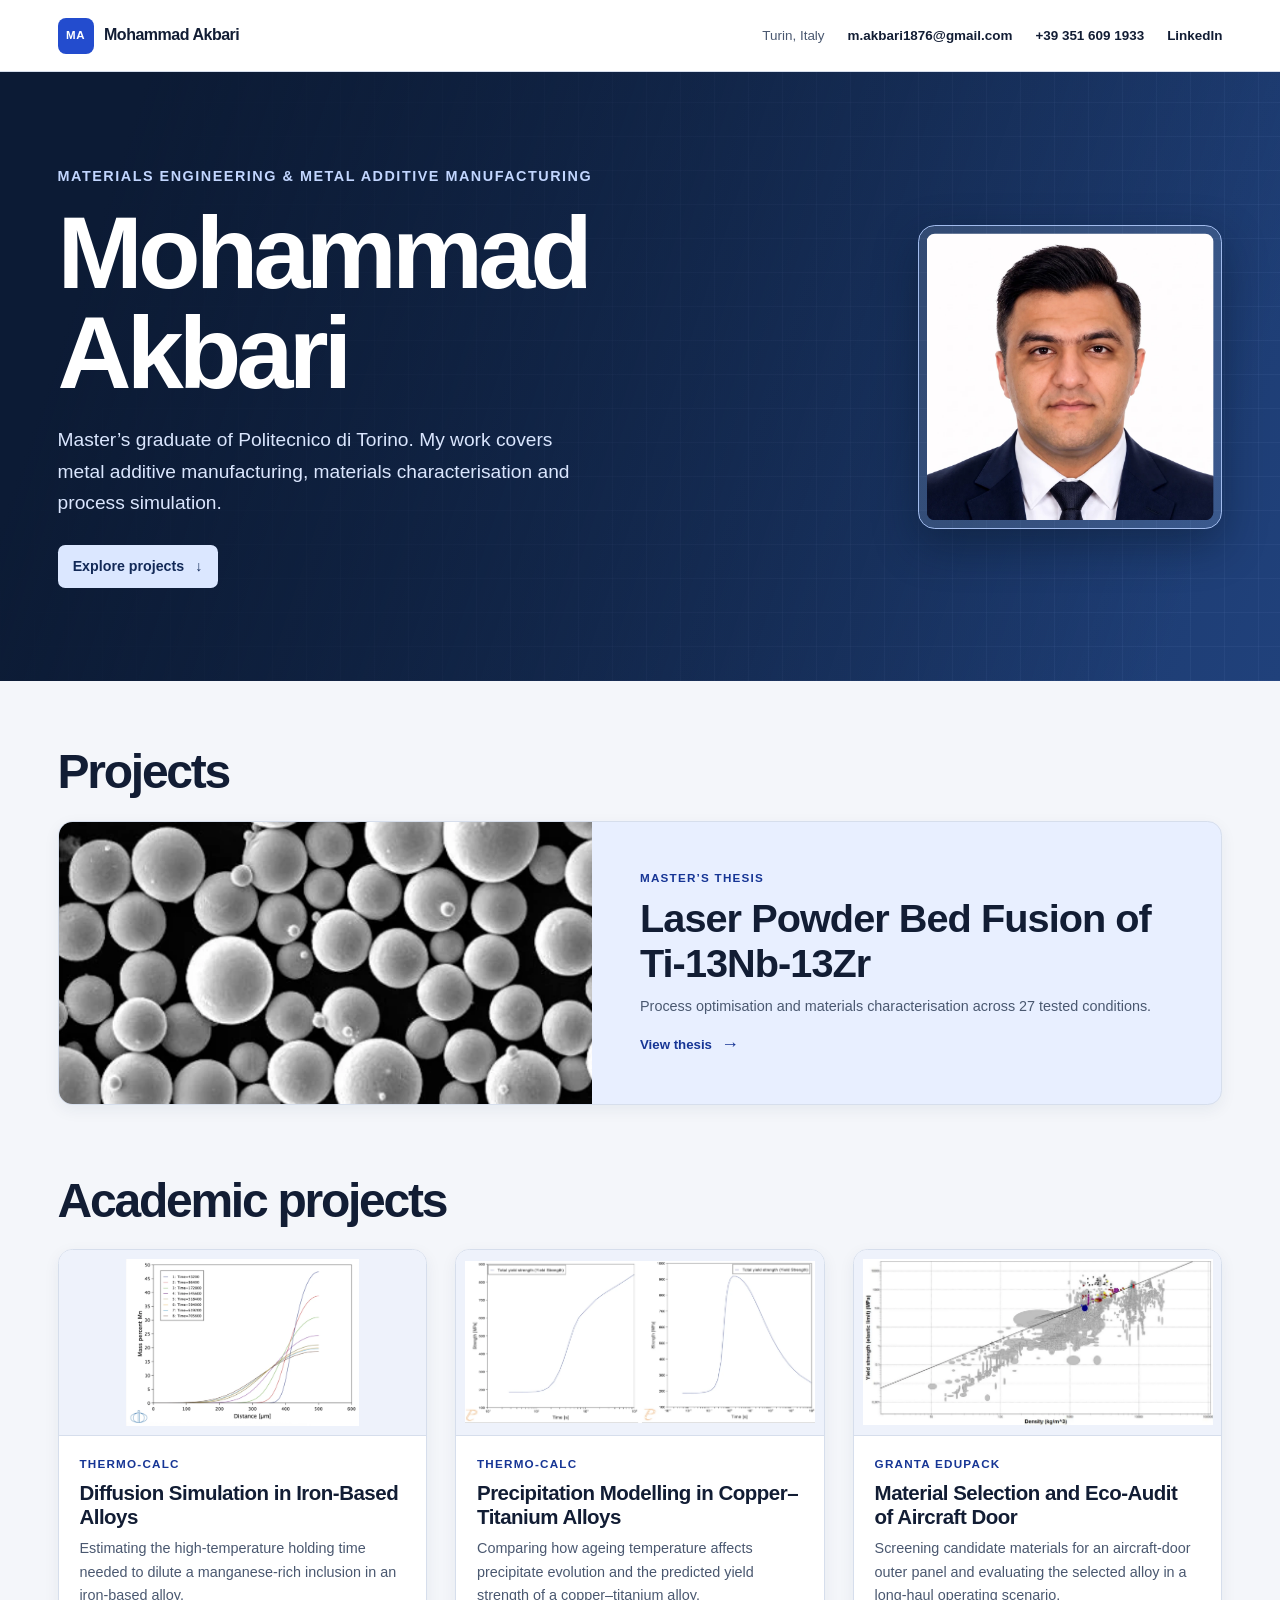
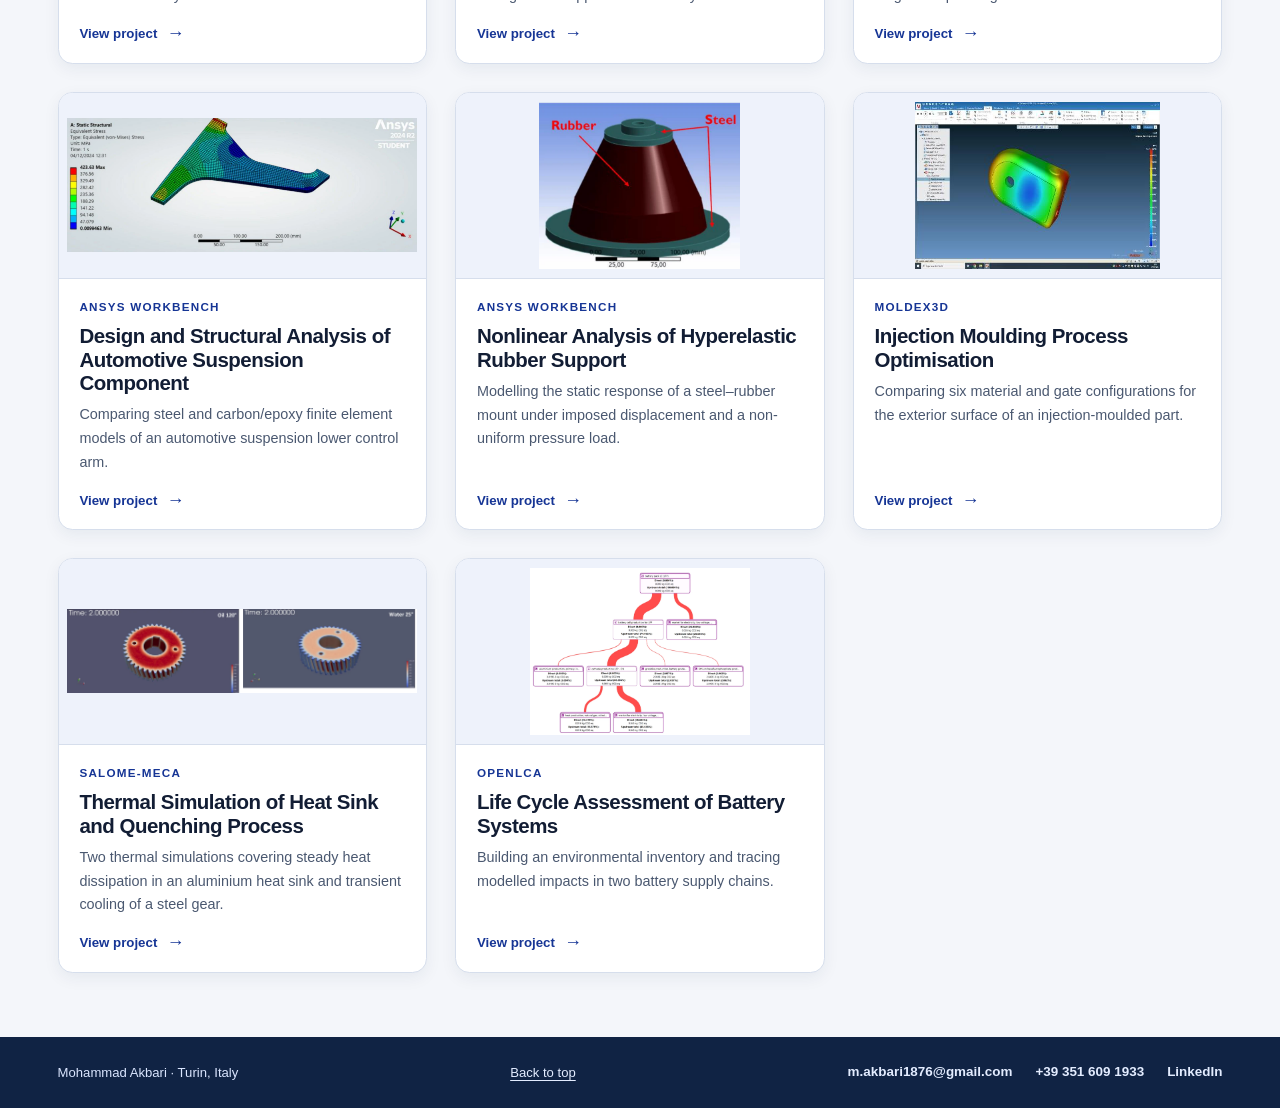
<file: index.html>
<!doctype html>
<html lang="en-GB">
<head>
  <meta charset="utf-8">
  <meta name="viewport" content="width=device-width, initial-scale=1">
  <meta name="description" content="Engineering thesis and coursework by Mohammad Akbari.">
  <title>Engineering Portfolio · Mohammad Akbari</title>
  <link rel="stylesheet" href="assets/site.css">
</head>
<body id="top">
  <a class="skip" href="#main">Skip to content</a>
  <header class="masthead">
    <div class="wrap">
      <a class="brand" href="index.html"><span class="initials" aria-hidden="true">MA</span>Mohammad Akbari</a>
      <nav class="header-links" aria-label="Portfolio navigation">
        <span>Turin, Italy</span><a href="mailto:m.akbari1876@gmail.com">m.akbari1876@gmail.com</a><a href="tel:+393516091933">+39 351 609 1933</a><a href="https://www.linkedin.com/in/makbari4">LinkedIn</a>
      </nav>
    </div>
  </header>
  <main class="wrap portfolio" id="main">
    <section class="hero portfolio-hero" aria-labelledby="intro-heading">
      <div class="wrap hero-inner"><div>
        <p class="hero-speciality">Materials Engineering &amp; Metal Additive Manufacturing</p>
        <h1 id="intro-heading">Mohammad Akbari</h1><p class="summary">Master’s graduate of Politecnico di Torino. My work covers metal additive manufacturing, materials characterisation and process simulation.</p>
        <nav class="contents" aria-label="On this page"><a href="#projects">Explore projects</a></nav>
      </div>
      <img class="portrait" src="assets/figures/portrait.webp" width="900" height="900" alt="Portrait of Mohammad Akbari" fetchpriority="high">
    </div></section>
    <section class="project-list" id="projects" aria-labelledby="projects-heading">
      <h2 id="projects-heading">Projects</h2>
      <a class="project-card featured" href="projects/laser-powder-bed-fusion.html">
        <img src="assets/figures/powder.webp" alt="Scanning electron micrograph of the titanium alloy powder" loading="lazy">
        <div class="card-copy">
          <p class="kicker">Master’s thesis</p>
          <h3>Laser Powder Bed Fusion of Ti-13Nb-13Zr</h3>
          <p>Process optimisation and materials characterisation across 27 tested conditions.</p>
        <span class="card-action" aria-hidden="true">View thesis<span class="card-arrow">→</span></span></div>
      </a>
      <h2 class="coursework-heading">Academic projects</h2>
      <div class="projects-grid">
        <a class="project-card" href="projects/diffusion-in-iron-alloys.html">
          <img src="assets/figures/diffusion-profiles.webp" alt="" loading="lazy">
          <div class="card-copy">
            <p class="kicker">Thermo-Calc</p>
            <h3>Diffusion Simulation in Iron-Based Alloys</h3>
            <p>Estimating the high-temperature holding time needed to dilute a manganese-rich inclusion in an iron-based alloy.</p>
          <span class="card-action" aria-hidden="true">View project<span class="card-arrow">→</span></span></div>
        </a>
        <a class="project-card" href="projects/precipitation-in-copper-titanium.html">
          <img src="assets/figures/precipitation-strength.webp" alt="" loading="lazy">
          <div class="card-copy">
            <p class="kicker">Thermo-Calc</p>
            <h3>Precipitation Modelling in Copper–Titanium Alloys</h3>
            <p>Comparing how ageing temperature affects precipitate evolution and the predicted yield strength of a copper–titanium alloy.</p>
          <span class="card-action" aria-hidden="true">View project<span class="card-arrow">→</span></span></div>
        </a>
        <a class="project-card" href="projects/aircraft-door-material-selection.html">
          <img src="assets/figures/aircraft-screening.webp" alt="" loading="lazy">
          <div class="card-copy">
            <p class="kicker">Granta EduPack</p>
            <h3>Material Selection and Eco-Audit of Aircraft Door</h3>
            <p>Screening candidate materials for an aircraft-door outer panel and evaluating the selected alloy in a long-haul operating scenario.</p>
          <span class="card-action" aria-hidden="true">View project<span class="card-arrow">→</span></span></div>
        </a>
        <a class="project-card" href="projects/automotive-suspension-analysis.html">
          <img src="assets/figures/suspension-stress.webp" alt="" loading="lazy">
          <div class="card-copy">
            <p class="kicker">ANSYS Workbench</p>
            <h3>Design and Structural Analysis of Automotive Suspension Component</h3>
            <p>Comparing steel and carbon/epoxy finite element models of an automotive suspension lower control arm.</p>
          <span class="card-action" aria-hidden="true">View project<span class="card-arrow">→</span></span></div>
        </a>
        <a class="project-card" href="projects/hyperelastic-rubber-support.html">
          <img src="assets/figures/rubber-components.webp" alt="" loading="lazy">
          <div class="card-copy">
            <p class="kicker">ANSYS Workbench</p>
            <h3>Nonlinear Analysis of Hyperelastic Rubber Support</h3>
            <p>Modelling the static response of a steel–rubber mount under imposed displacement and a non-uniform pressure load.</p>
          <span class="card-action" aria-hidden="true">View project<span class="card-arrow">→</span></span></div>
        </a>
        <a class="project-card" href="projects/injection-moulding-optimisation.html">
          <img src="assets/figures/moulding-contour.webp" alt="" loading="lazy">
          <div class="card-copy">
            <p class="kicker">Moldex3D</p>
            <h3>Injection Moulding Process Optimisation</h3>
            <p>Comparing six material and gate configurations for the exterior surface of an injection-moulded part.</p>
          <span class="card-action" aria-hidden="true">View project<span class="card-arrow">→</span></span></div>
        </a>
        <a class="project-card" href="projects/heat-sink-and-gear-quenching.html">
          <img src="assets/figures/gear-two-media.webp" alt="" loading="lazy">
          <div class="card-copy">
            <p class="kicker">Salome-Meca</p>
            <h3>Thermal Simulation of Heat Sink and Quenching Process</h3>
            <p>Two thermal simulations covering steady heat dissipation in an aluminium heat sink and transient cooling of a steel gear.</p>
          <span class="card-action" aria-hidden="true">View project<span class="card-arrow">→</span></span></div>
        </a>
        <a class="project-card" href="projects/battery-life-cycle-assessment.html">
          <img src="assets/figures/battery-contributions.webp" alt="" loading="lazy">
          <div class="card-copy">
            <p class="kicker">openLCA</p>
            <h3>Life Cycle Assessment of Battery Systems</h3>
            <p>Building an environmental inventory and tracing modelled impacts in two battery supply chains.</p>
          <span class="card-action" aria-hidden="true">View project<span class="card-arrow">→</span></span></div>
        </a>
      </div>
    </section>
  </main>
  <footer class="page-footer"><div class="wrap"><p>Mohammad Akbari · Turin, Italy</p><a href="#top">Back to top</a><div class="footer-contact"><a href="mailto:m.akbari1876@gmail.com" class="footer-link">m.akbari1876@gmail.com</a><a href="tel:+393516091933" class="footer-link">+39 351 609 1933</a><a href="https://www.linkedin.com/in/makbari4" class="footer-link">LinkedIn</a></div></div></footer>
</body>
</html>
</file>
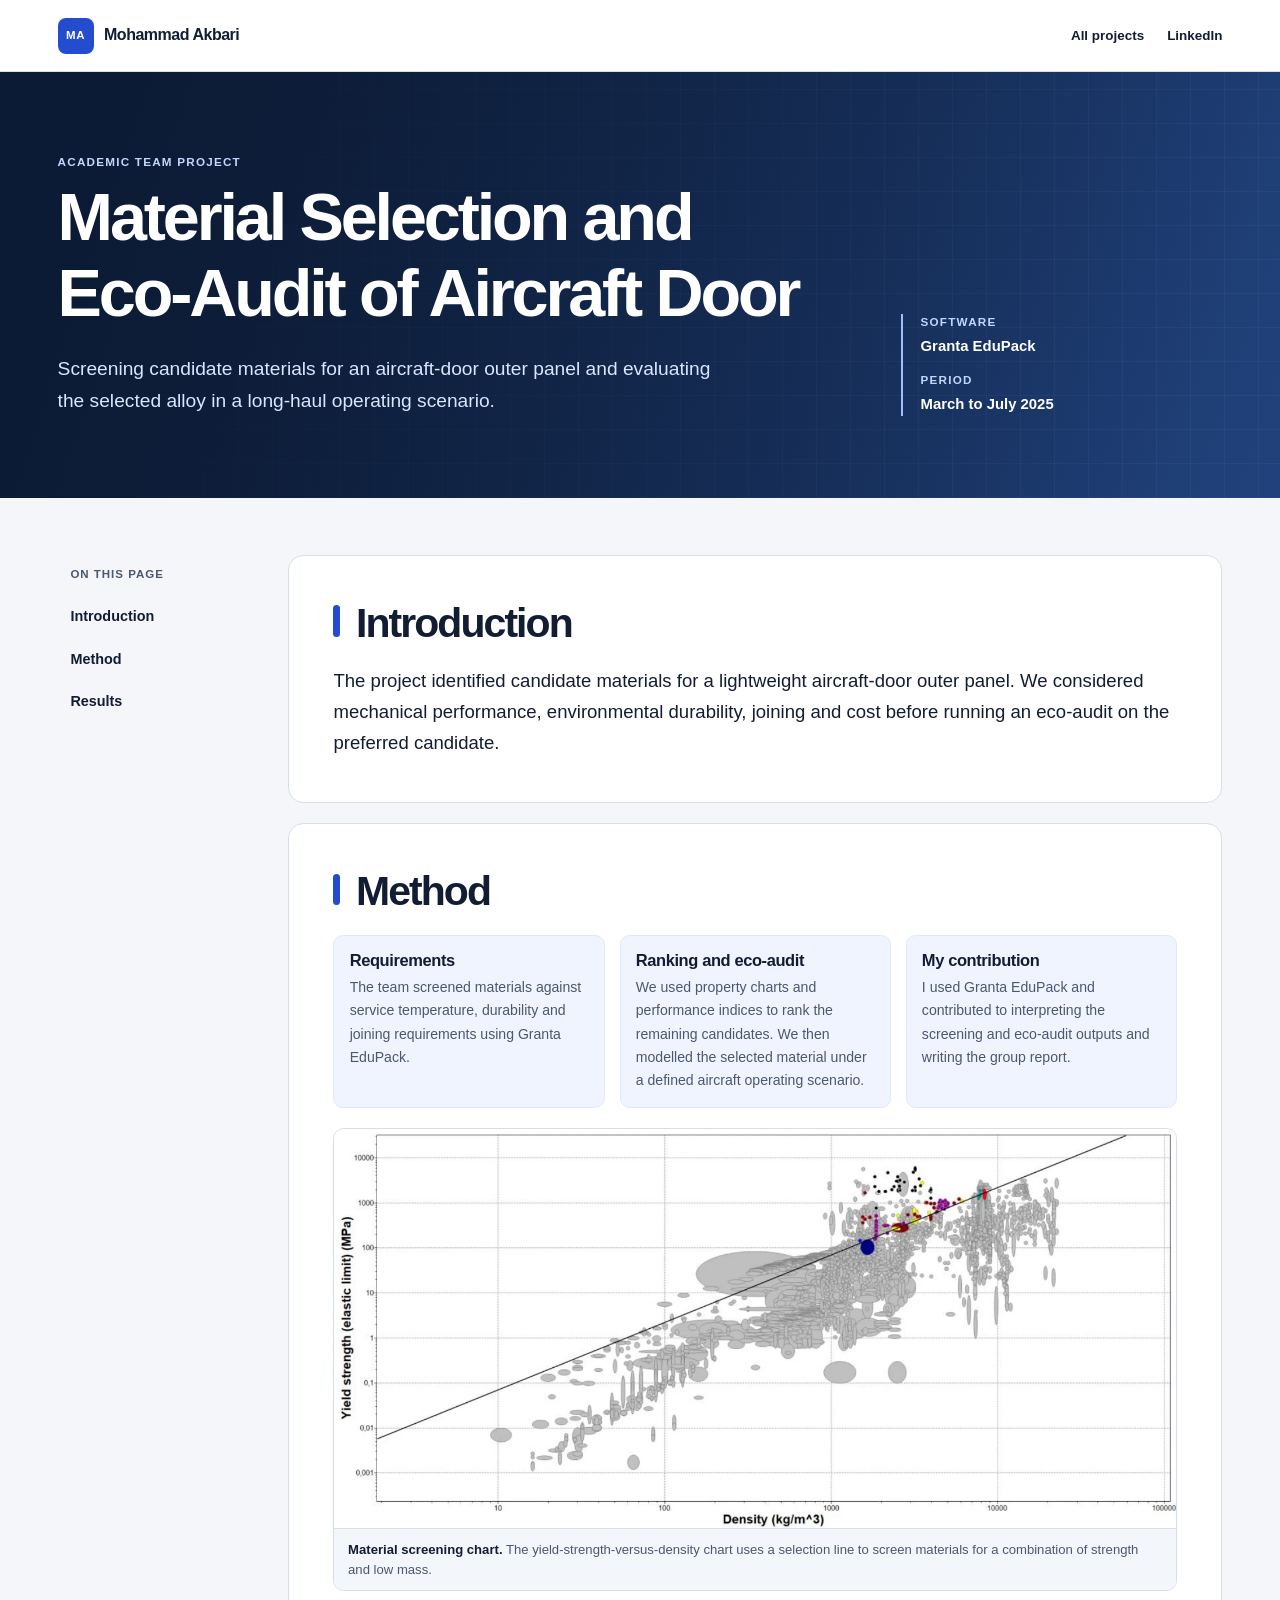
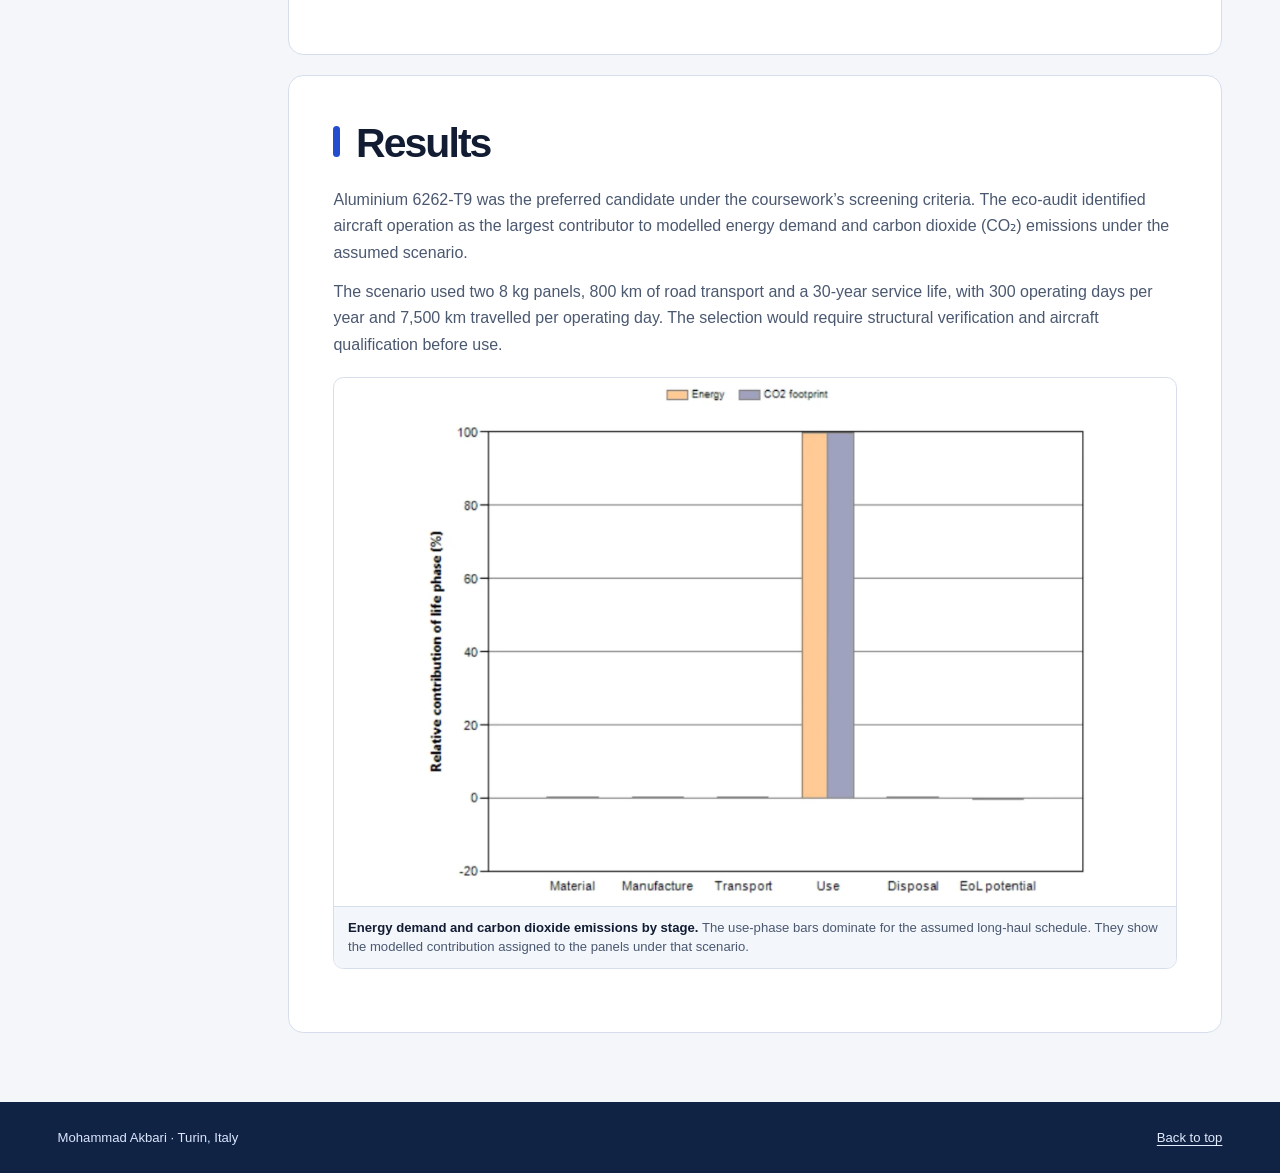
<file: projects/aircraft-door-material-selection.html>
<!doctype html>
<html lang="en-GB">
<head>
  <meta charset="utf-8">
  <meta name="viewport" content="width=device-width, initial-scale=1">
  <meta name="description" content="Screening candidate materials for an aircraft-door outer panel and evaluating the selected alloy in a long-haul operating scenario.">
  <title>Material Selection and Eco-Audit of Aircraft Door · Mohammad Akbari</title>
  <link rel="stylesheet" href="../assets/site.css">
</head>
<body id="top">
  <a class="skip" href="#main">Skip to content</a>
  <header class="masthead">
    <div class="wrap">
      <a class="brand" href="../index.html"><span class="initials" aria-hidden="true">MA</span>Mohammad Akbari</a>
      <nav class="header-links" aria-label="Portfolio navigation">
        <a href="../index.html#projects">All projects</a><a href="https://www.linkedin.com/in/makbari4">LinkedIn</a>
      </nav>
    </div>
  </header>
  <main class="wrap coursework project-main" id="main">
    <div class="hero case-hero">
      <div class="hero-grid wrap">
        <div>
          <p class="kicker">Academic team project</p>
          <h1>Material Selection and Eco-Audit of Aircraft Door</h1>
          <p class="summary">Screening candidate materials for an aircraft-door outer panel and evaluating the selected alloy in a long-haul operating scenario.</p>
          </div>
        <dl class="facts">
          <div><dt class="kicker">Software</dt><dd>Granta EduPack</dd></div>
          <div><dt class="kicker">Period</dt><dd>March to July 2025</dd></div>
        </dl>
      </div>
    </div>
    <div class="wrap case-frame"><nav class="contents case-nav" aria-label="On this page">
            <span class="toc-label" aria-hidden="true">On this page</span><a href="#introduction">Introduction</a><a href="#method">Method</a><a href="#results">Results</a>
          </nav>
        <div class="case-content"><section class="chapter" id="introduction" aria-labelledby="intro-heading">
      <h2 id="intro-heading">Introduction</h2>
      <div class="chapter-body"><p class="lead">The project identified candidate materials for a lightweight aircraft-door outer panel. We considered mechanical performance, environmental durability, joining and cost before running an eco-audit on the preferred candidate.</p></div>
    </section>
    <section class="chapter" id="method" aria-labelledby="method-heading">
      <h2 id="method-heading">Method</h2>
      <div class="chapter-body">
        <div class="method-grid">
          <section><h3>Requirements</h3><p>The team screened materials against service temperature, durability and joining requirements using Granta EduPack.</p></section>
          <section><h3>Ranking and eco-audit</h3><p>We used property charts and performance indices to rank the remaining candidates. We then modelled the selected material under a defined aircraft operating scenario.</p></section>
          <section><h3>My contribution</h3><p>I used Granta EduPack and contributed to interpreting the screening and eco-audit outputs and writing the group report.</p></section>
        </div>
        <div class="coursework-figures figure-grid single-figure">
          <figure class="figure">
            <a href="../assets/figures/aircraft-screening.webp" aria-label="View full-size image: Material screening chart">
              <img src="../assets/figures/aircraft-screening.webp" alt="Material screening chart" width="1443" height="685" loading="lazy">
            </a>
            <figcaption><span class="figure-label">Material screening chart.</span> The yield-strength-versus-density chart uses a selection line to screen materials for a combination of strength and low mass.</figcaption>
          </figure>
        </div>
      </div>
    </section>
    <section class="chapter" id="results" aria-labelledby="results-heading">
      <h2 id="results-heading">Results</h2>
      <div class="chapter-body">
        <div class="text result-copy">
          <p>Aluminium 6262-T9 was the preferred candidate under the coursework’s screening criteria. The eco-audit identified aircraft operation as the largest contributor to modelled energy demand and carbon dioxide (CO₂) emissions under the assumed scenario.</p>
          <p>The scenario used two 8 kg panels, 800 km of road transport and a 30-year service life, with 300 operating days per year and 7,500 km travelled per operating day. The selection would require structural verification and aircraft qualification before use.</p>
        </div>
        <div class="coursework-figures figure-grid single-figure">
          <figure class="figure">
            <a href="../assets/figures/aircraft-ecoaudit.webp" aria-label="View full-size image: Energy demand and carbon dioxide emissions by stage">
              <img src="../assets/figures/aircraft-ecoaudit.webp" alt="Energy demand and carbon dioxide emissions by stage" width="1214" height="916" loading="lazy">
            </a>
            <figcaption><span class="figure-label">Energy demand and carbon dioxide emissions by stage.</span> The use-phase bars dominate for the assumed long-haul schedule. They show the modelled contribution assigned to the panels under that scenario.</figcaption>
          </figure>
        </div>
      </div>
    </section>
  </div></div></main>
  <footer class="page-footer"><div class="wrap"><p>Mohammad Akbari · Turin, Italy</p><a href="#top">Back to top</a></div></footer>
</body>
</html>
</file>
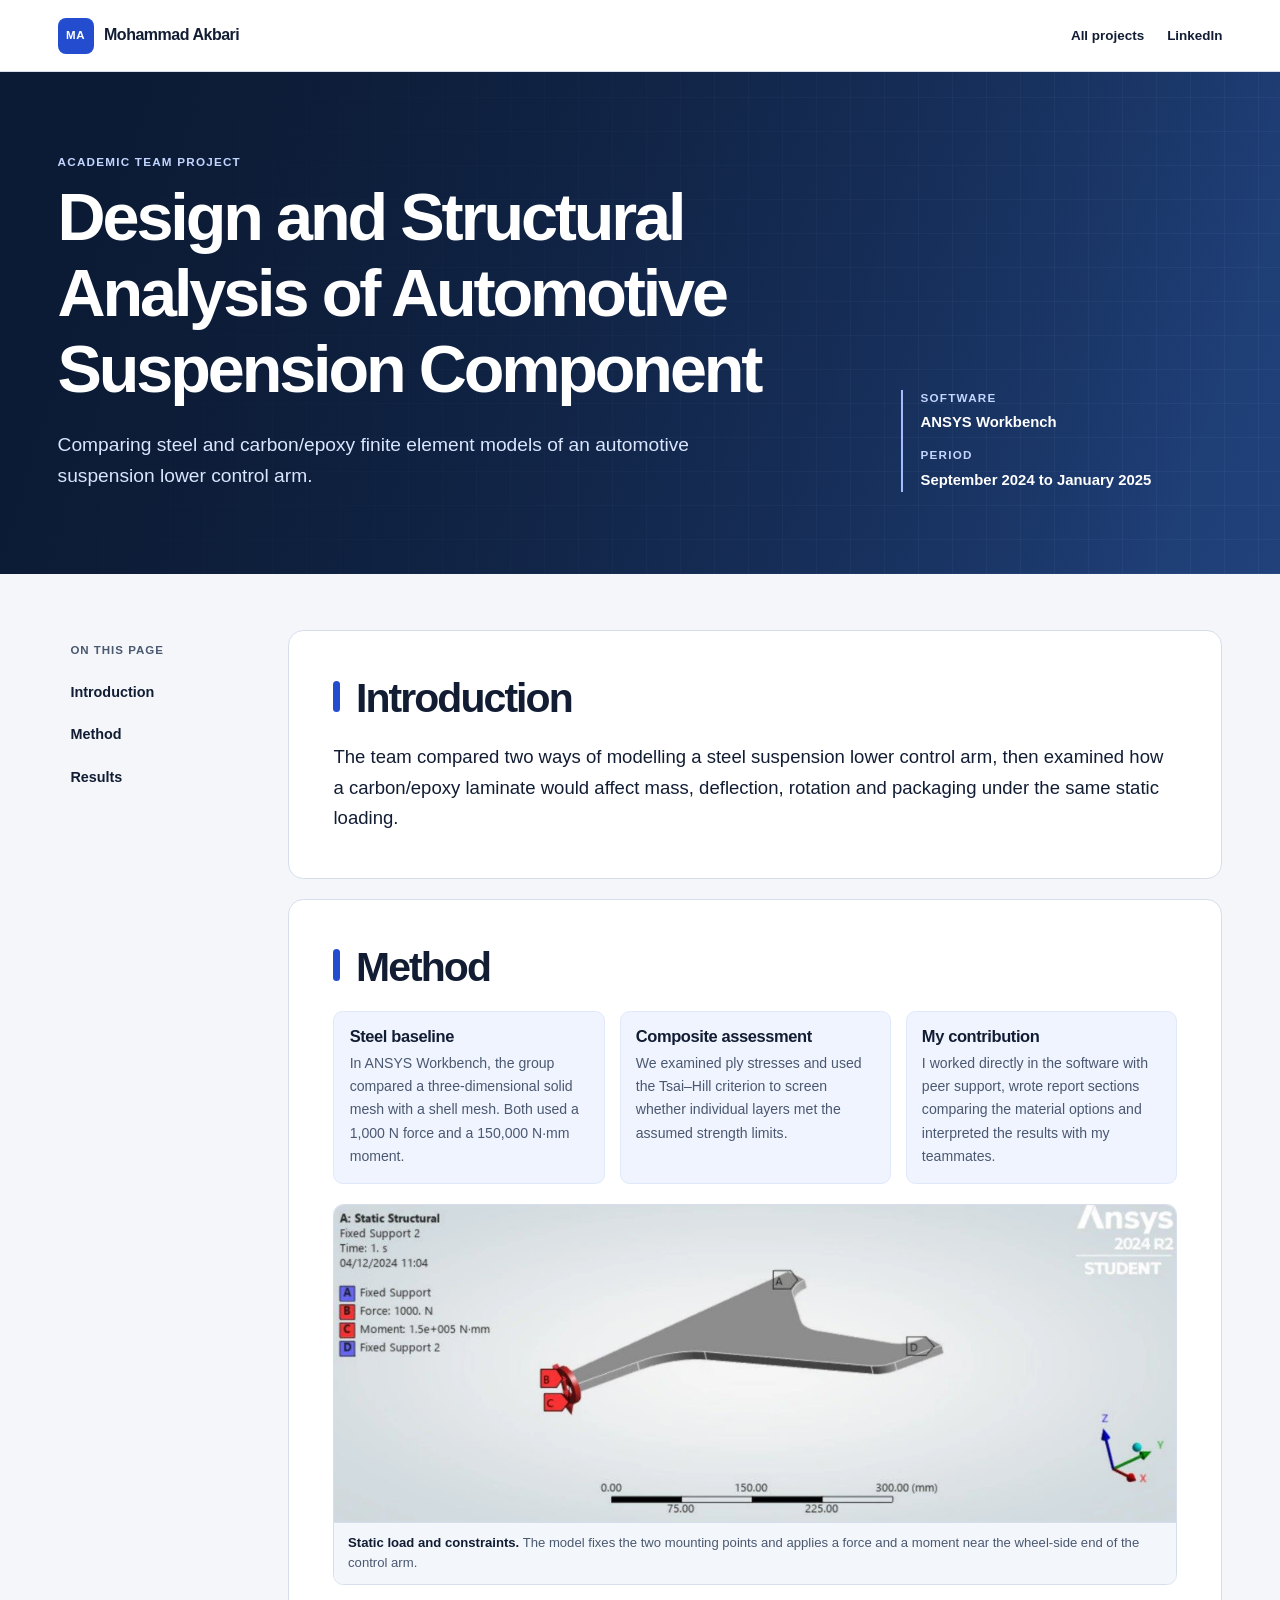
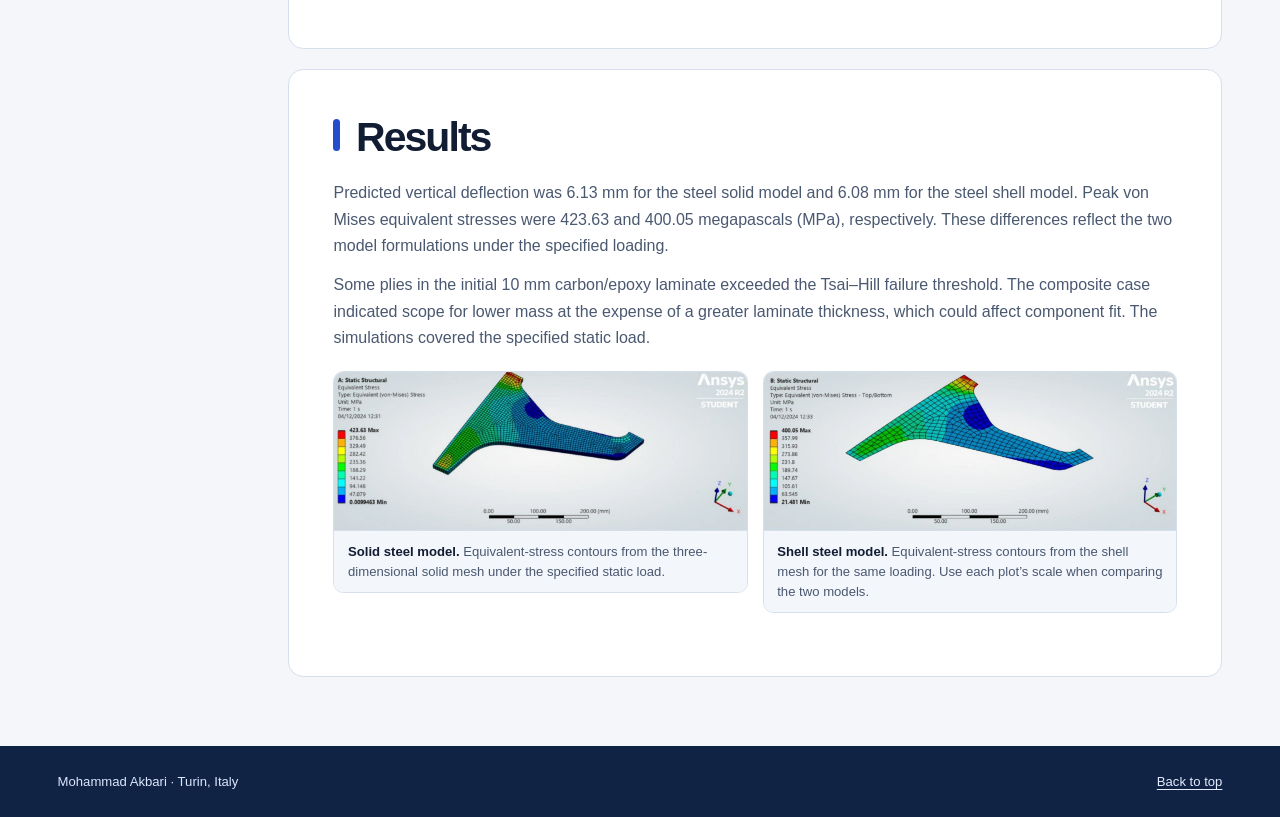
<file: projects/automotive-suspension-analysis.html>
<!doctype html>
<html lang="en-GB">
<head>
  <meta charset="utf-8">
  <meta name="viewport" content="width=device-width, initial-scale=1">
  <meta name="description" content="Comparing steel and carbon/epoxy finite element models of an automotive suspension lower control arm.">
  <title>Design and Structural Analysis of Automotive Suspension Component · Mohammad Akbari</title>
  <link rel="stylesheet" href="../assets/site.css">
</head>
<body id="top">
  <a class="skip" href="#main">Skip to content</a>
  <header class="masthead">
    <div class="wrap">
      <a class="brand" href="../index.html"><span class="initials" aria-hidden="true">MA</span>Mohammad Akbari</a>
      <nav class="header-links" aria-label="Portfolio navigation">
        <a href="../index.html#projects">All projects</a><a href="https://www.linkedin.com/in/makbari4">LinkedIn</a>
      </nav>
    </div>
  </header>
  <main class="wrap coursework project-main" id="main">
    <div class="hero case-hero">
      <div class="hero-grid wrap">
        <div>
          <p class="kicker">Academic team project</p>
          <h1>Design and Structural Analysis of Automotive Suspension Component</h1>
          <p class="summary">Comparing steel and carbon/epoxy finite element models of an automotive suspension lower control arm.</p>
          </div>
        <dl class="facts">
          <div><dt class="kicker">Software</dt><dd>ANSYS Workbench</dd></div>
          <div><dt class="kicker">Period</dt><dd>September 2024 to January 2025</dd></div>
        </dl>
      </div>
    </div>
    <div class="wrap case-frame"><nav class="contents case-nav" aria-label="On this page">
            <span class="toc-label" aria-hidden="true">On this page</span><a href="#introduction">Introduction</a><a href="#method">Method</a><a href="#results">Results</a>
          </nav>
        <div class="case-content"><section class="chapter" id="introduction" aria-labelledby="intro-heading">
      <h2 id="intro-heading">Introduction</h2>
      <div class="chapter-body"><p class="lead">The team compared two ways of modelling a steel suspension lower control arm, then examined how a carbon/epoxy laminate would affect mass, deflection, rotation and packaging under the same static loading.</p></div>
    </section>
    <section class="chapter" id="method" aria-labelledby="method-heading">
      <h2 id="method-heading">Method</h2>
      <div class="chapter-body">
        <div class="method-grid">
          <section><h3>Steel baseline</h3><p>In ANSYS Workbench, the group compared a three-dimensional solid mesh with a shell mesh. Both used a 1,000 N force and a 150,000 N·mm moment.</p></section>
          <section><h3>Composite assessment</h3><p>We examined ply stresses and used the Tsai–Hill criterion to screen whether individual layers met the assumed strength limits.</p></section>
          <section><h3>My contribution</h3><p>I worked directly in the software with peer support, wrote report sections comparing the material options and interpreted the results with my teammates.</p></section>
        </div>
        <div class="coursework-figures figure-grid single-figure">
          <figure class="figure">
            <a href="../assets/figures/suspension-loads.webp" aria-label="View full-size image: Static load and constraints">
              <img src="../assets/figures/suspension-loads.webp" alt="Static load and constraints" width="1480" height="558" loading="lazy">
            </a>
            <figcaption><span class="figure-label">Static load and constraints.</span> The model fixes the two mounting points and applies a force and a moment near the wheel-side end of the control arm.</figcaption>
          </figure>
        </div>
      </div>
    </section>
    <section class="chapter" id="results" aria-labelledby="results-heading">
      <h2 id="results-heading">Results</h2>
      <div class="chapter-body">
        <div class="text result-copy">
          <p>Predicted vertical deflection was 6.13 mm for the steel solid model and 6.08 mm for the steel shell model. Peak von Mises equivalent stresses were 423.63 and 400.05 megapascals (MPa), respectively. These differences reflect the two model formulations under the specified loading.</p>
          <p>Some plies in the initial 10 mm carbon/epoxy laminate exceeded the Tsai–Hill failure threshold. The composite case indicated scope for lower mass at the expense of a greater laminate thickness, which could affect component fit. The simulations covered the specified static load.</p>
        </div>
        <div class="coursework-figures figure-grid">
          <figure class="figure">
            <a href="../assets/figures/suspension-stress.webp" aria-label="View full-size image: Solid steel model">
              <img src="../assets/figures/suspension-stress.webp" alt="Solid steel model" width="1322" height="508" loading="lazy">
            </a>
            <figcaption><span class="figure-label">Solid steel model.</span> Equivalent-stress contours from the three-dimensional solid mesh under the specified static load.</figcaption>
          </figure>
          <figure class="figure">
            <a href="../assets/figures/suspension-shell-stress.webp" aria-label="View full-size image: Shell steel model">
              <img src="../assets/figures/suspension-shell-stress.webp" alt="Shell steel model" width="1480" height="569" loading="lazy">
            </a>
            <figcaption><span class="figure-label">Shell steel model.</span> Equivalent-stress contours from the shell mesh for the same loading. Use each plot’s scale when comparing the two models.</figcaption>
          </figure>
        </div>
      </div>
    </section>
  </div></div></main>
  <footer class="page-footer"><div class="wrap"><p>Mohammad Akbari · Turin, Italy</p><a href="#top">Back to top</a></div></footer>
</body>
</html>
</file>
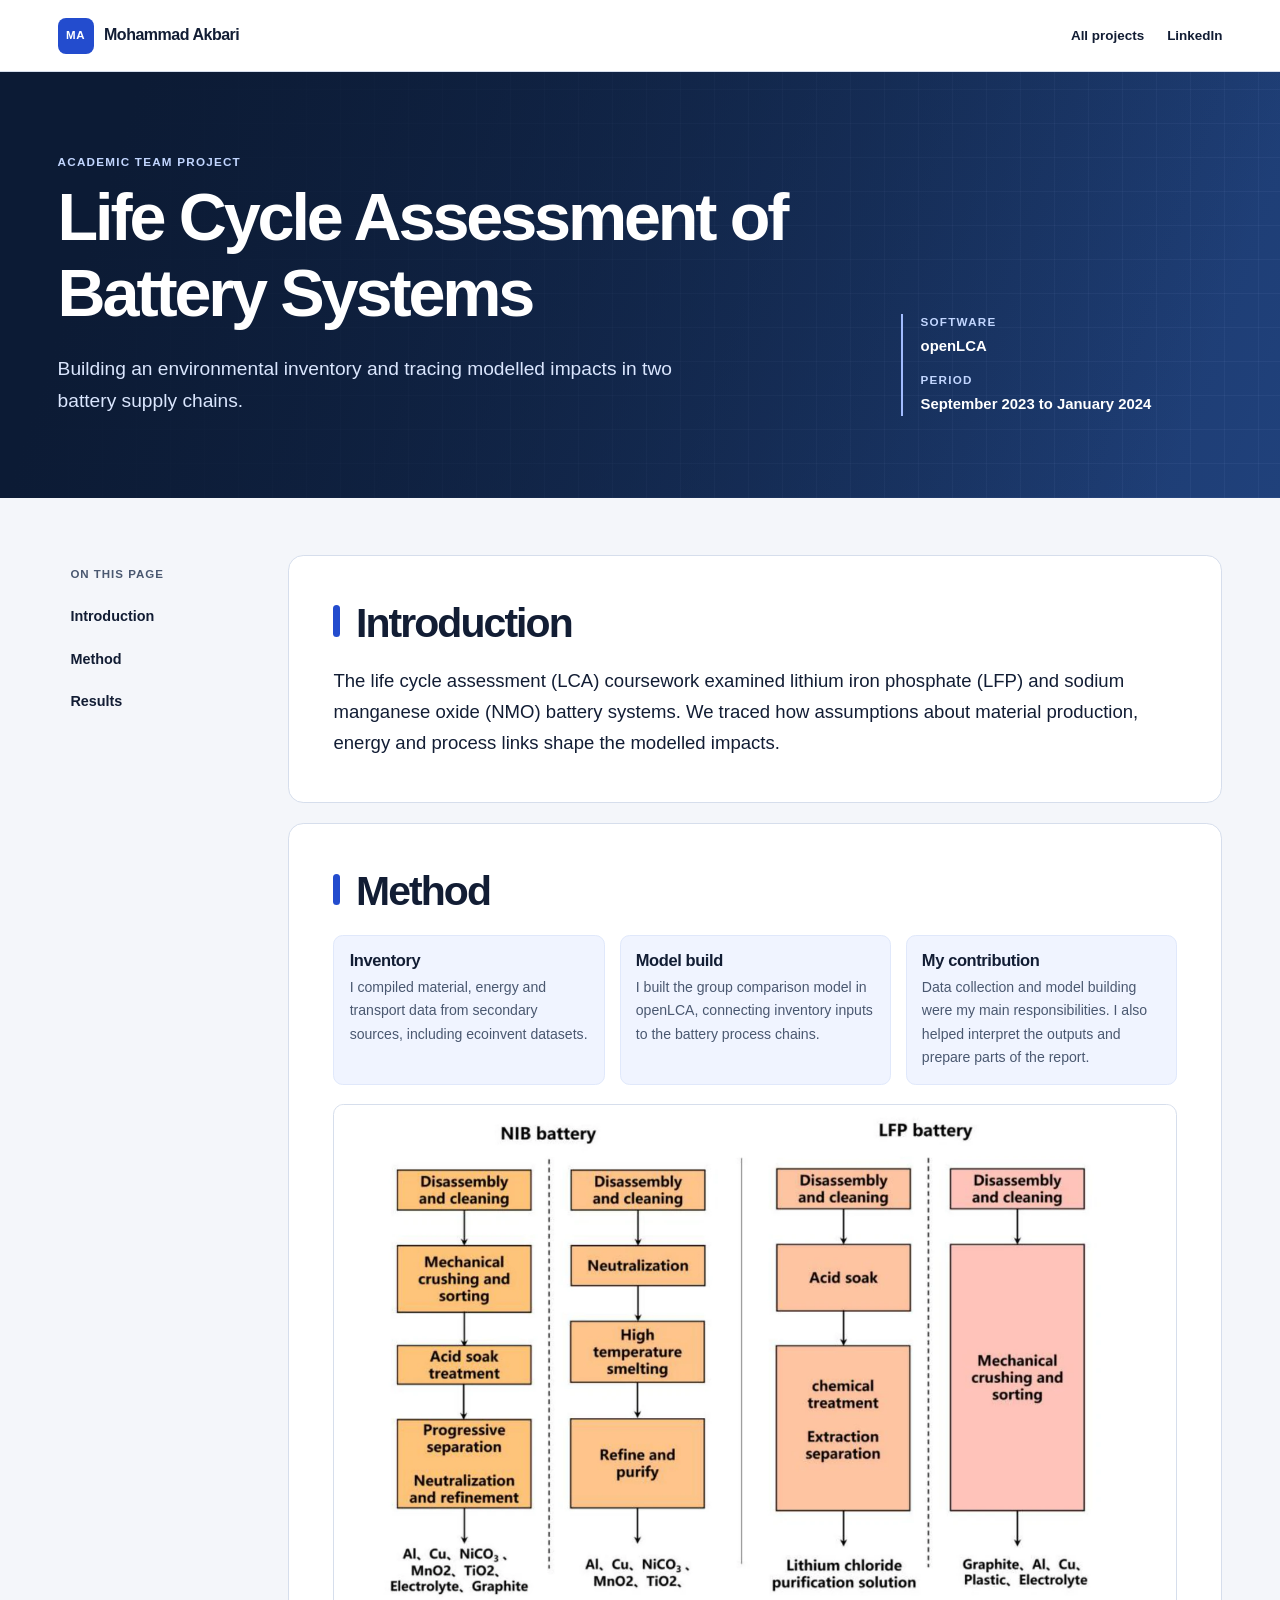
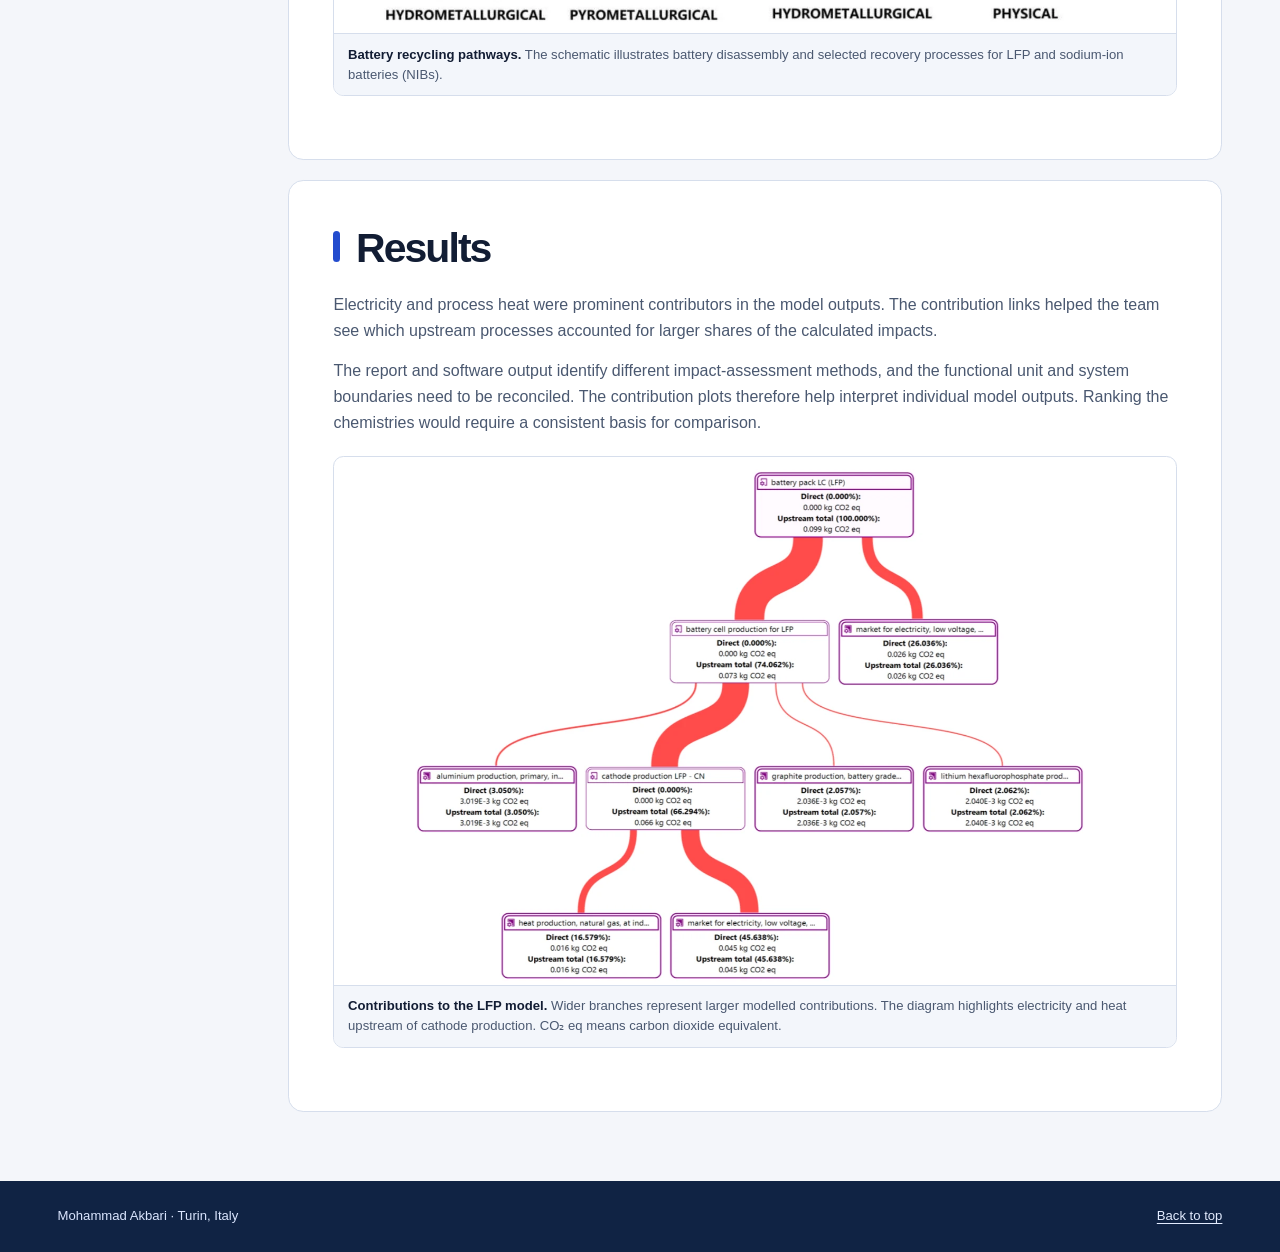
<file: projects/battery-life-cycle-assessment.html>
<!doctype html>
<html lang="en-GB">
<head>
  <meta charset="utf-8">
  <meta name="viewport" content="width=device-width, initial-scale=1">
  <meta name="description" content="Building an environmental inventory and tracing modelled impacts in two battery supply chains.">
  <title>Life Cycle Assessment of Battery Systems · Mohammad Akbari</title>
  <link rel="stylesheet" href="../assets/site.css">
</head>
<body id="top">
  <a class="skip" href="#main">Skip to content</a>
  <header class="masthead">
    <div class="wrap">
      <a class="brand" href="../index.html"><span class="initials" aria-hidden="true">MA</span>Mohammad Akbari</a>
      <nav class="header-links" aria-label="Portfolio navigation">
        <a href="../index.html#projects">All projects</a><a href="https://www.linkedin.com/in/makbari4">LinkedIn</a>
      </nav>
    </div>
  </header>
  <main class="wrap coursework project-main" id="main">
    <div class="hero case-hero">
      <div class="hero-grid wrap">
        <div>
          <p class="kicker">Academic team project</p>
          <h1>Life Cycle Assessment of Battery Systems</h1>
          <p class="summary">Building an environmental inventory and tracing modelled impacts in two battery supply chains.</p>
          </div>
        <dl class="facts">
          <div><dt class="kicker">Software</dt><dd>openLCA</dd></div>
          <div><dt class="kicker">Period</dt><dd>September 2023 to January 2024</dd></div>
        </dl>
      </div>
    </div>
    <div class="wrap case-frame"><nav class="contents case-nav" aria-label="On this page">
            <span class="toc-label" aria-hidden="true">On this page</span><a href="#introduction">Introduction</a><a href="#method">Method</a><a href="#results">Results</a>
          </nav>
        <div class="case-content"><section class="chapter" id="introduction" aria-labelledby="intro-heading">
      <h2 id="intro-heading">Introduction</h2>
      <div class="chapter-body"><p class="lead">The life cycle assessment (LCA) coursework examined lithium iron phosphate (LFP) and sodium manganese oxide (NMO) battery systems. We traced how assumptions about material production, energy and process links shape the modelled impacts.</p></div>
    </section>
    <section class="chapter" id="method" aria-labelledby="method-heading">
      <h2 id="method-heading">Method</h2>
      <div class="chapter-body">
        <div class="method-grid">
          <section><h3>Inventory</h3><p>I compiled material, energy and transport data from secondary sources, including ecoinvent datasets.</p></section>
          <section><h3>Model build</h3><p>I built the group comparison model in openLCA, connecting inventory inputs to the battery process chains.</p></section>
          <section><h3>My contribution</h3><p>Data collection and model building were my main responsibilities. I also helped interpret the outputs and prepare parts of the report.</p></section>
        </div>
        <div class="coursework-figures figure-grid single-figure">
          <figure class="figure">
            <a href="../assets/figures/battery-pathways.webp" aria-label="View full-size image: Battery recycling pathways">
              <img src="../assets/figures/battery-pathways.webp" alt="Battery recycling pathways" width="1443" height="915" loading="lazy">
            </a>
            <figcaption><span class="figure-label">Battery recycling pathways.</span> The schematic illustrates battery disassembly and selected recovery processes for LFP and sodium-ion batteries (NIBs).</figcaption>
          </figure>
        </div>
      </div>
    </section>
    <section class="chapter" id="results" aria-labelledby="results-heading">
      <h2 id="results-heading">Results</h2>
      <div class="chapter-body">
        <div class="text result-copy">
          <p>Electricity and process heat were prominent contributors in the model outputs. The contribution links helped the team see which upstream processes accounted for larger shares of the calculated impacts.</p>
          <p>The report and software output identify different impact-assessment methods, and the functional unit and system boundaries need to be reconciled. The contribution plots therefore help interpret individual model outputs. Ranking the chemistries would require a consistent basis for comparison.</p>
        </div>
        <div class="coursework-figures figure-grid single-figure">
          <figure class="figure">
            <a href="../assets/figures/battery-contributions.webp" aria-label="View full-size image: Contributions to the LFP model">
              <img src="../assets/figures/battery-contributions.webp" alt="Contributions to the LFP model" width="1318" height="1000" loading="lazy">
            </a>
            <figcaption><span class="figure-label">Contributions to the LFP model.</span> Wider branches represent larger modelled contributions. The diagram highlights electricity and heat upstream of cathode production. CO₂ eq means carbon dioxide equivalent.</figcaption>
          </figure>
        </div>
      </div>
    </section>
  </div></div></main>
  <footer class="page-footer"><div class="wrap"><p>Mohammad Akbari · Turin, Italy</p><a href="#top">Back to top</a></div></footer>
</body>
</html>
</file>
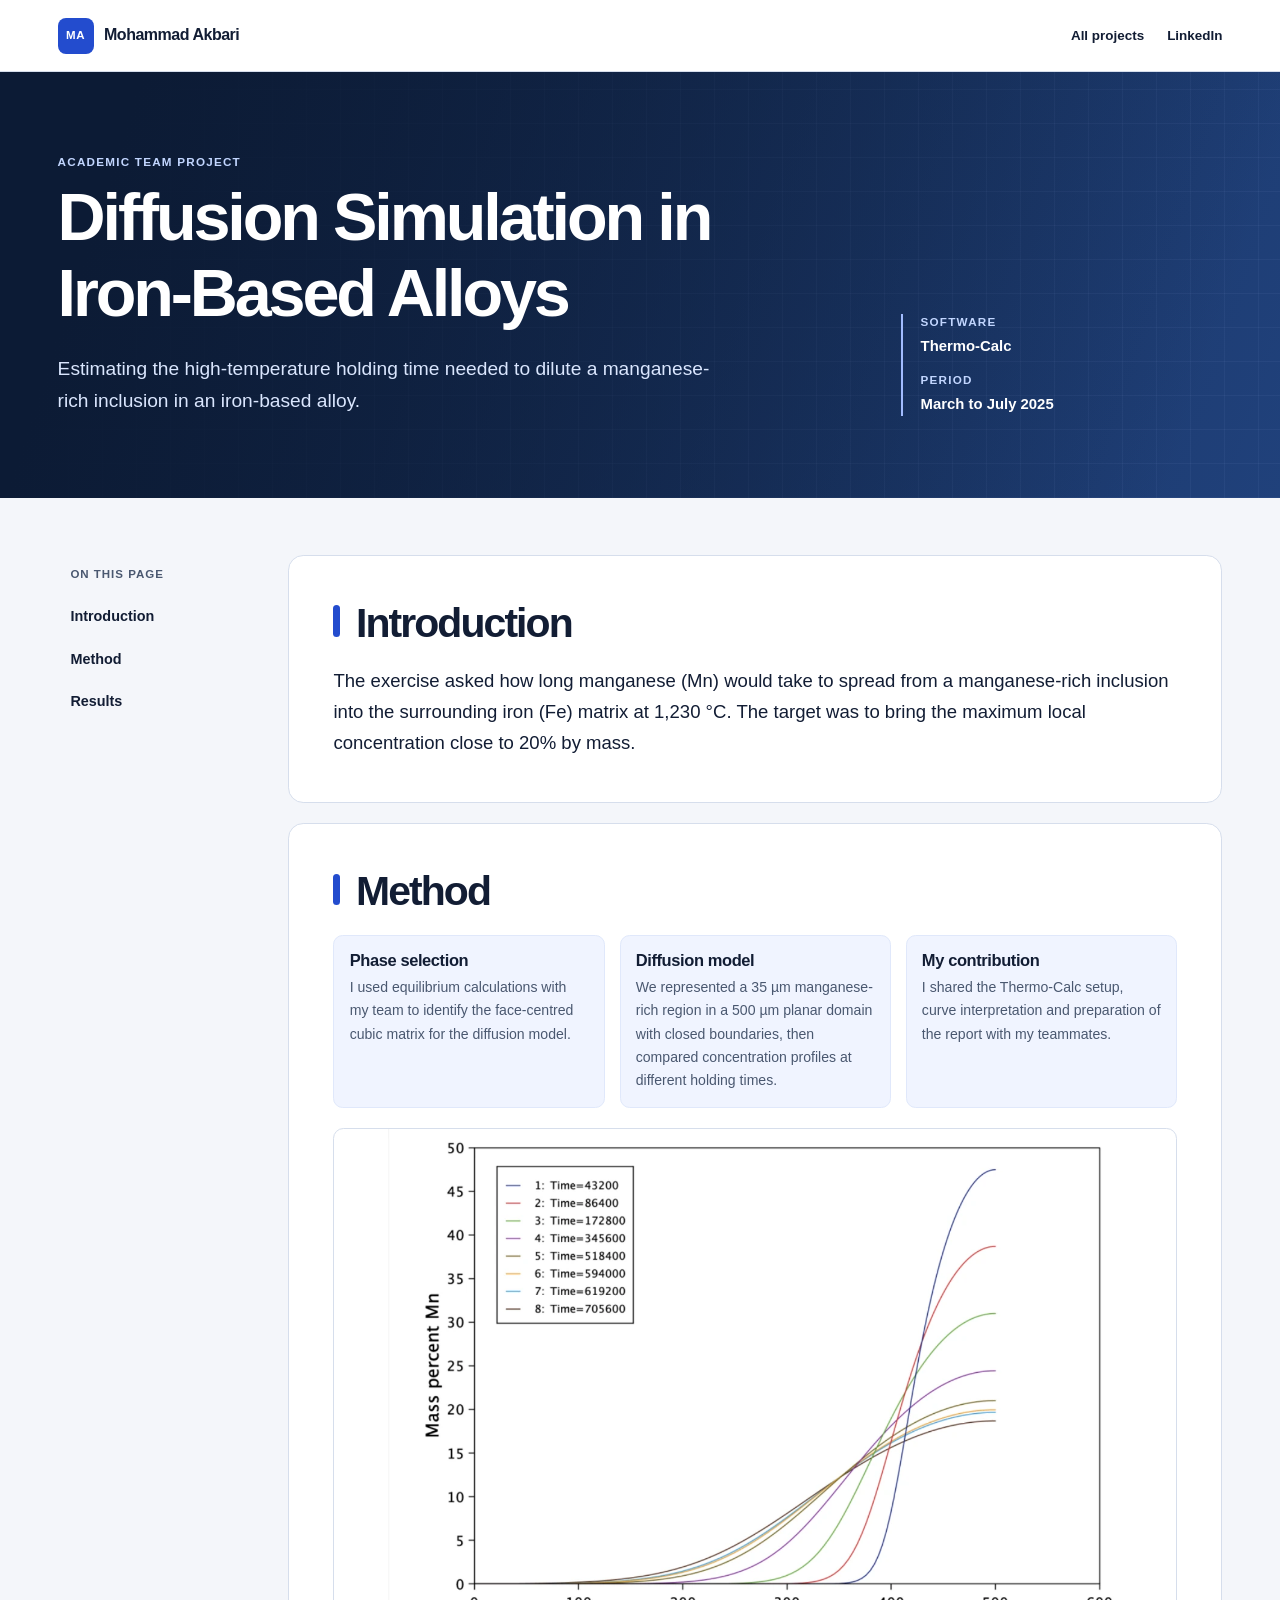
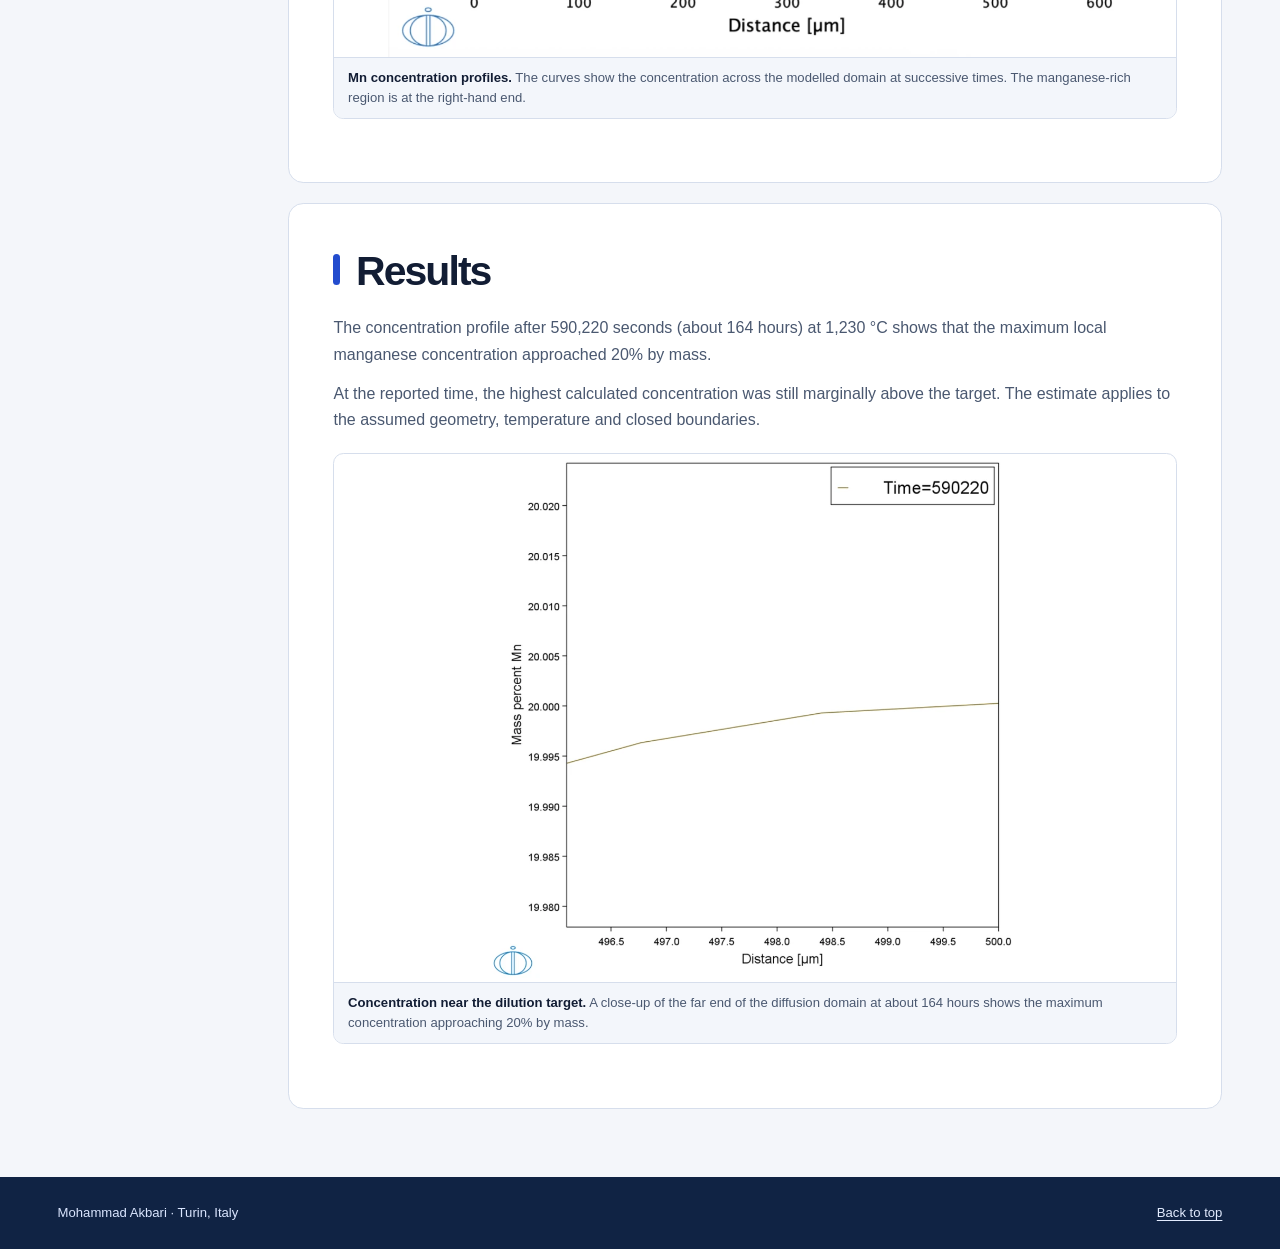
<file: projects/diffusion-in-iron-alloys.html>
<!doctype html>
<html lang="en-GB">
<head>
  <meta charset="utf-8">
  <meta name="viewport" content="width=device-width, initial-scale=1">
  <meta name="description" content="Estimating the high-temperature holding time needed to dilute a manganese-rich inclusion in an iron-based alloy.">
  <title>Diffusion Simulation in Iron-Based Alloys · Mohammad Akbari</title>
  <link rel="stylesheet" href="../assets/site.css">
</head>
<body id="top">
  <a class="skip" href="#main">Skip to content</a>
  <header class="masthead">
    <div class="wrap">
      <a class="brand" href="../index.html"><span class="initials" aria-hidden="true">MA</span>Mohammad Akbari</a>
      <nav class="header-links" aria-label="Portfolio navigation">
        <a href="../index.html#projects">All projects</a><a href="https://www.linkedin.com/in/makbari4">LinkedIn</a>
      </nav>
    </div>
  </header>
  <main class="wrap coursework project-main" id="main">
    <div class="hero case-hero">
      <div class="hero-grid wrap">
        <div>
          <p class="kicker">Academic team project</p>
          <h1>Diffusion Simulation in Iron-Based Alloys</h1>
          <p class="summary">Estimating the high-temperature holding time needed to dilute a manganese-rich inclusion in an iron-based alloy.</p>
          </div>
        <dl class="facts">
          <div><dt class="kicker">Software</dt><dd>Thermo-Calc</dd></div>
          <div><dt class="kicker">Period</dt><dd>March to July 2025</dd></div>
        </dl>
      </div>
    </div>
    <div class="wrap case-frame"><nav class="contents case-nav" aria-label="On this page">
            <span class="toc-label" aria-hidden="true">On this page</span><a href="#introduction">Introduction</a><a href="#method">Method</a><a href="#results">Results</a>
          </nav>
        <div class="case-content"><section class="chapter" id="introduction" aria-labelledby="intro-heading">
      <h2 id="intro-heading">Introduction</h2>
      <div class="chapter-body"><p class="lead">The exercise asked how long manganese (Mn) would take to spread from a manganese-rich inclusion into the surrounding iron (Fe) matrix at 1,230 °C. The target was to bring the maximum local concentration close to 20% by mass.</p></div>
    </section>
    <section class="chapter" id="method" aria-labelledby="method-heading">
      <h2 id="method-heading">Method</h2>
      <div class="chapter-body">
        <div class="method-grid">
          <section><h3>Phase selection</h3><p>I used equilibrium calculations with my team to identify the face-centred cubic matrix for the diffusion model.</p></section>
          <section><h3>Diffusion model</h3><p>We represented a 35 µm manganese-rich region in a 500 µm planar domain with closed boundaries, then compared concentration profiles at different holding times.</p></section>
          <section><h3>My contribution</h3><p>I shared the Thermo-Calc setup, curve interpretation and preparation of the report with my teammates.</p></section>
        </div>
        <div class="coursework-figures figure-grid single-figure">
          <figure class="figure">
            <a href="../assets/figures/diffusion-profiles.webp" aria-label="View full-size image: Mn concentration profiles">
              <img src="../assets/figures/diffusion-profiles.webp" alt="Mn concentration profiles" width="1220" height="877" loading="lazy">
            </a>
            <figcaption><span class="figure-label">Mn concentration profiles.</span> The curves show the concentration across the modelled domain at successive times. The manganese-rich region is at the right-hand end.</figcaption>
          </figure>
        </div>
      </div>
    </section>
    <section class="chapter" id="results" aria-labelledby="results-heading">
      <h2 id="results-heading">Results</h2>
      <div class="chapter-body">
        <div class="text result-copy">
          <p>The concentration profile after 590,220 seconds (about 164 hours) at 1,230 °C shows that the maximum local manganese concentration approached 20% by mass.</p>
          <p>At the reported time, the highest calculated concentration was still marginally above the target. The estimate applies to the assumed geometry, temperature and closed boundaries.</p>
        </div>
        <div class="coursework-figures figure-grid single-figure">
          <figure class="figure">
            <a href="../assets/figures/diffusion-target.webp" aria-label="View full-size image: Concentration near the dilution target">
              <img src="../assets/figures/diffusion-target.webp" alt="Concentration near the dilution target" width="1009" height="1000" loading="lazy">
            </a>
            <figcaption><span class="figure-label">Concentration near the dilution target.</span> A close-up of the far end of the diffusion domain at about 164 hours shows the maximum concentration approaching 20% by mass.</figcaption>
          </figure>
        </div>
      </div>
    </section>
  </div></div></main>
  <footer class="page-footer"><div class="wrap"><p>Mohammad Akbari · Turin, Italy</p><a href="#top">Back to top</a></div></footer>
</body>
</html>
</file>
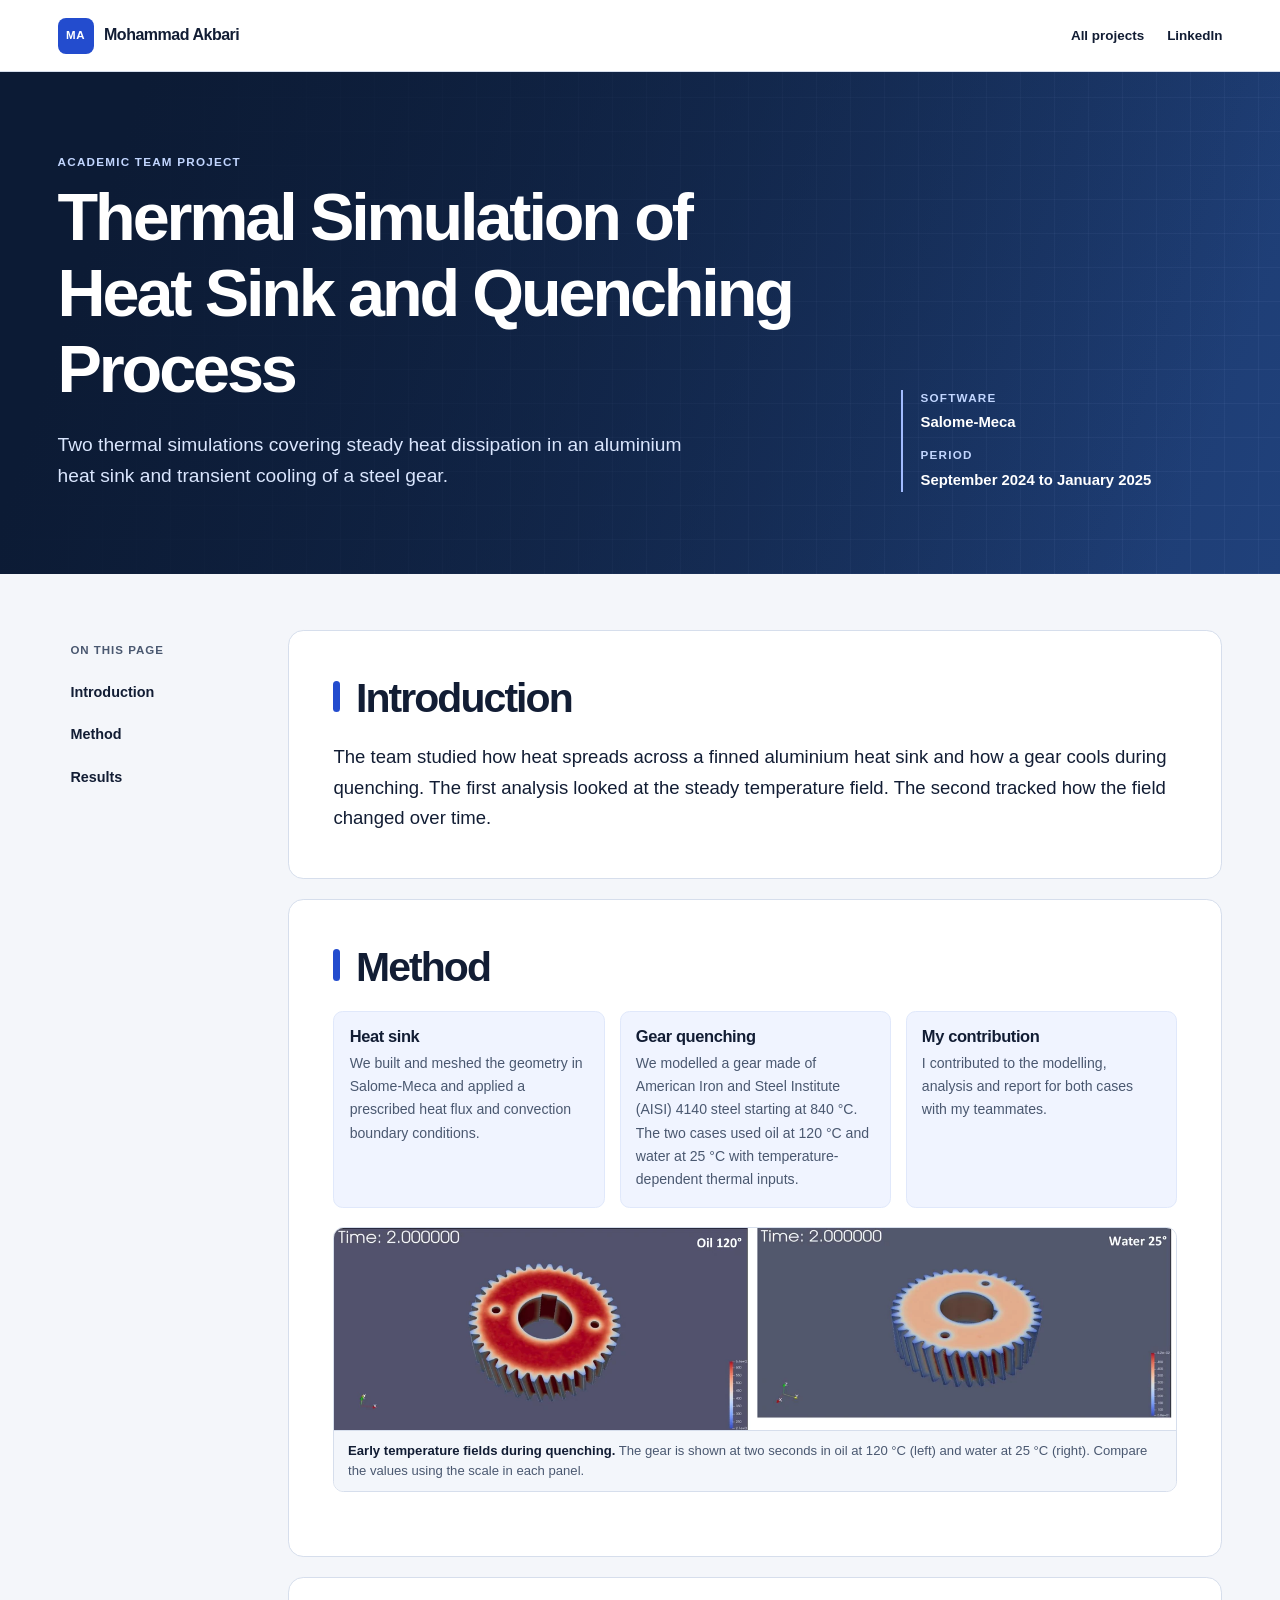
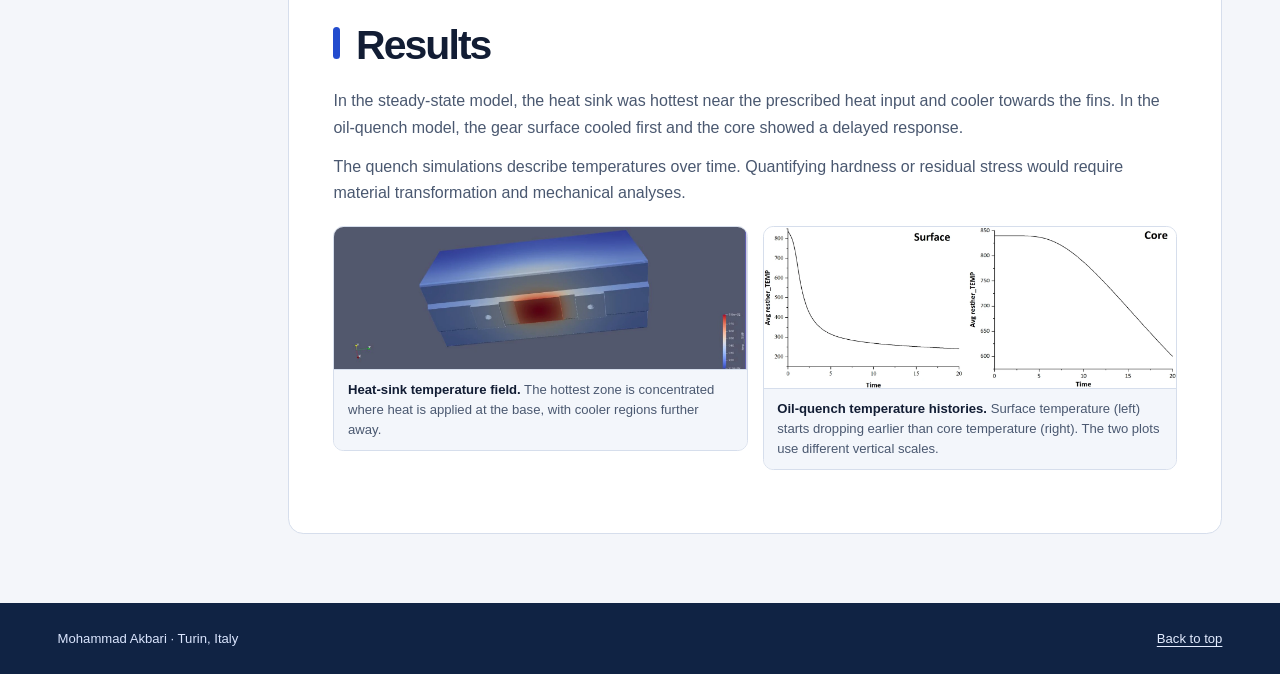
<file: projects/heat-sink-and-gear-quenching.html>
<!doctype html>
<html lang="en-GB">
<head>
  <meta charset="utf-8">
  <meta name="viewport" content="width=device-width, initial-scale=1">
  <meta name="description" content="Two thermal simulations covering steady heat dissipation in an aluminium heat sink and transient cooling of a steel gear.">
  <title>Thermal Simulation of Heat Sink and Quenching Process · Mohammad Akbari</title>
  <link rel="stylesheet" href="../assets/site.css">
</head>
<body id="top">
  <a class="skip" href="#main">Skip to content</a>
  <header class="masthead">
    <div class="wrap">
      <a class="brand" href="../index.html"><span class="initials" aria-hidden="true">MA</span>Mohammad Akbari</a>
      <nav class="header-links" aria-label="Portfolio navigation">
        <a href="../index.html#projects">All projects</a><a href="https://www.linkedin.com/in/makbari4">LinkedIn</a>
      </nav>
    </div>
  </header>
  <main class="wrap coursework project-main" id="main">
    <div class="hero case-hero">
      <div class="hero-grid wrap">
        <div>
          <p class="kicker">Academic team project</p>
          <h1>Thermal Simulation of Heat Sink and Quenching Process</h1>
          <p class="summary">Two thermal simulations covering steady heat dissipation in an aluminium heat sink and transient cooling of a steel gear.</p>
          </div>
        <dl class="facts">
          <div><dt class="kicker">Software</dt><dd>Salome-Meca</dd></div>
          <div><dt class="kicker">Period</dt><dd>September 2024 to January 2025</dd></div>
        </dl>
      </div>
    </div>
    <div class="wrap case-frame"><nav class="contents case-nav" aria-label="On this page">
            <span class="toc-label" aria-hidden="true">On this page</span><a href="#introduction">Introduction</a><a href="#method">Method</a><a href="#results">Results</a>
          </nav>
        <div class="case-content"><section class="chapter" id="introduction" aria-labelledby="intro-heading">
      <h2 id="intro-heading">Introduction</h2>
      <div class="chapter-body"><p class="lead">The team studied how heat spreads across a finned aluminium heat sink and how a gear cools during quenching. The first analysis looked at the steady temperature field. The second tracked how the field changed over time.</p></div>
    </section>
    <section class="chapter" id="method" aria-labelledby="method-heading">
      <h2 id="method-heading">Method</h2>
      <div class="chapter-body">
        <div class="method-grid">
          <section><h3>Heat sink</h3><p>We built and meshed the geometry in Salome-Meca and applied a prescribed heat flux and convection boundary conditions.</p></section>
          <section><h3>Gear quenching</h3><p>We modelled a gear made of American Iron and Steel Institute (AISI) 4140 steel starting at 840 °C. The two cases used oil at 120 °C and water at 25 °C with temperature-dependent thermal inputs.</p></section>
          <section><h3>My contribution</h3><p>I contributed to the modelling, analysis and report for both cases with my teammates.</p></section>
        </div>
        <div class="coursework-figures figure-grid single-figure">
          <figure class="figure">
            <a href="../assets/figures/gear-two-media.webp" aria-label="View full-size image: Early temperature fields during quenching">
              <img src="../assets/figures/gear-two-media.webp" alt="Early temperature fields during quenching" width="1480" height="355" loading="lazy">
            </a>
            <figcaption><span class="figure-label">Early temperature fields during quenching.</span> The gear is shown at two seconds in oil at 120 °C (left) and water at 25 °C (right). Compare the values using the scale in each panel.</figcaption>
          </figure>
        </div>
      </div>
    </section>
    <section class="chapter" id="results" aria-labelledby="results-heading">
      <h2 id="results-heading">Results</h2>
      <div class="chapter-body">
        <div class="text result-copy">
          <p>In the steady-state model, the heat sink was hottest near the prescribed heat input and cooler towards the fins. In the oil-quench model, the gear surface cooled first and the core showed a delayed response.</p>
          <p>The quench simulations describe temperatures over time. Quantifying hardness or residual stress would require material transformation and mechanical analyses.</p>
        </div>
        <div class="coursework-figures figure-grid">
          <figure class="figure">
            <a href="../assets/figures/heat-sink-field.webp" aria-label="View full-size image: Heat-sink temperature field">
              <img src="../assets/figures/heat-sink-field.webp" alt="Heat-sink temperature field" width="1480" height="509" loading="lazy">
            </a>
            <figcaption><span class="figure-label">Heat-sink temperature field.</span> The hottest zone is concentrated where heat is applied at the base, with cooler regions further away.</figcaption>
          </figure>
          <figure class="figure">
            <a href="../assets/figures/gear-oil-history.webp" aria-label="View full-size image: Oil-quench temperature histories">
              <img src="../assets/figures/gear-oil-history.webp" alt="Oil-quench temperature histories" width="1418" height="553" loading="lazy">
            </a>
            <figcaption><span class="figure-label">Oil-quench temperature histories.</span> Surface temperature (left) starts dropping earlier than core temperature (right). The two plots use different vertical scales.</figcaption>
          </figure>
        </div>
      </div>
    </section>
  </div></div></main>
  <footer class="page-footer"><div class="wrap"><p>Mohammad Akbari · Turin, Italy</p><a href="#top">Back to top</a></div></footer>
</body>
</html>
</file>
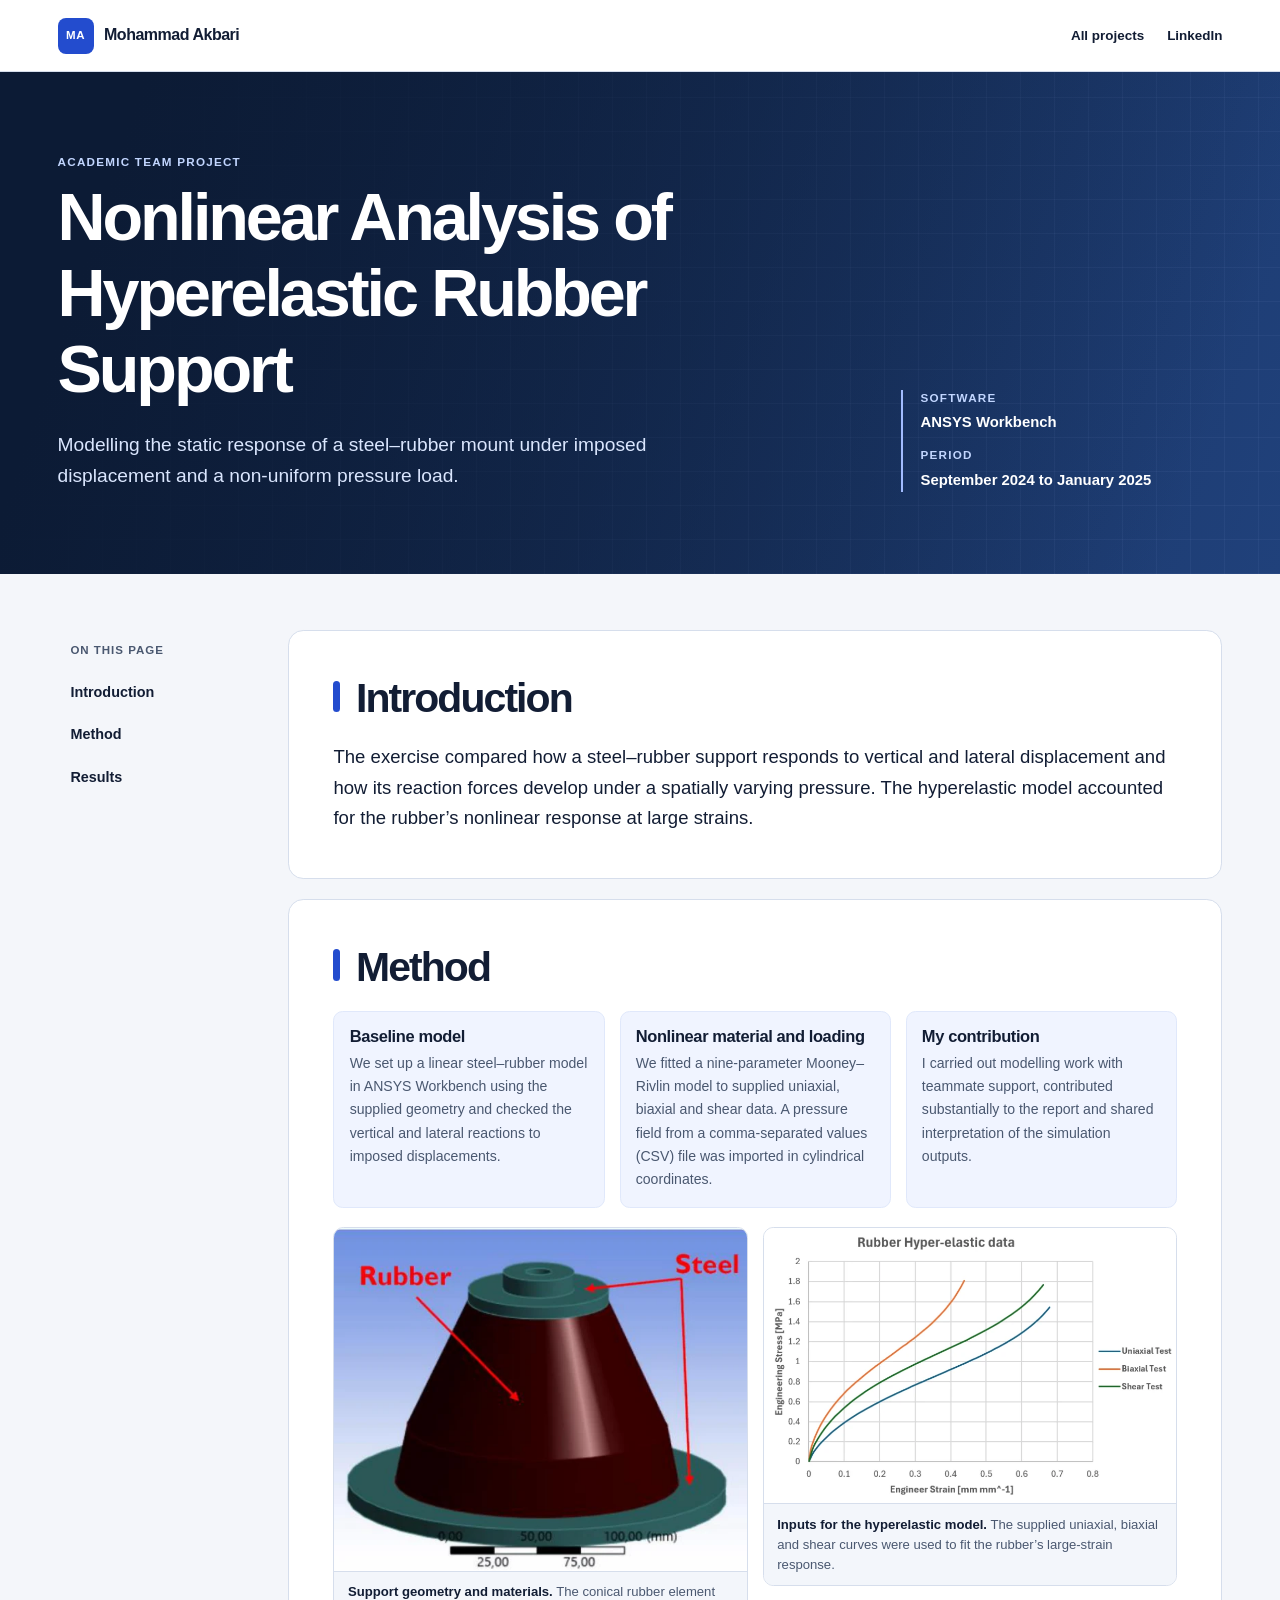
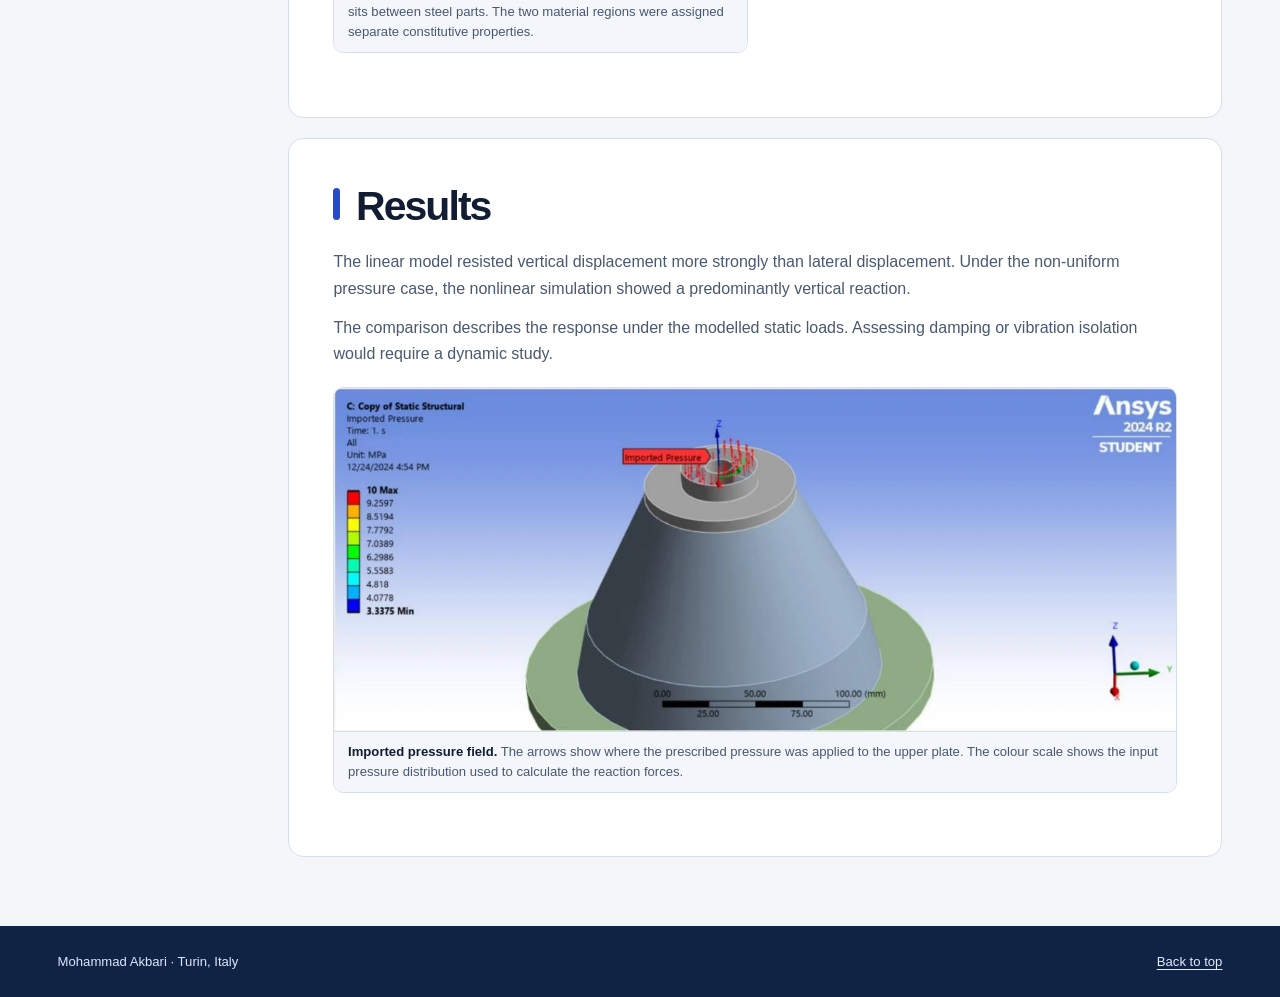
<file: projects/hyperelastic-rubber-support.html>
<!doctype html>
<html lang="en-GB">
<head>
  <meta charset="utf-8">
  <meta name="viewport" content="width=device-width, initial-scale=1">
  <meta name="description" content="Modelling the static response of a steel–rubber mount under imposed displacement and a non-uniform pressure load.">
  <title>Nonlinear Analysis of Hyperelastic Rubber Support · Mohammad Akbari</title>
  <link rel="stylesheet" href="../assets/site.css">
</head>
<body id="top">
  <a class="skip" href="#main">Skip to content</a>
  <header class="masthead">
    <div class="wrap">
      <a class="brand" href="../index.html"><span class="initials" aria-hidden="true">MA</span>Mohammad Akbari</a>
      <nav class="header-links" aria-label="Portfolio navigation">
        <a href="../index.html#projects">All projects</a><a href="https://www.linkedin.com/in/makbari4">LinkedIn</a>
      </nav>
    </div>
  </header>
  <main class="wrap coursework project-main" id="main">
    <div class="hero case-hero">
      <div class="hero-grid wrap">
        <div>
          <p class="kicker">Academic team project</p>
          <h1>Nonlinear Analysis of Hyperelastic Rubber Support</h1>
          <p class="summary">Modelling the static response of a steel–rubber mount under imposed displacement and a non-uniform pressure load.</p>
          </div>
        <dl class="facts">
          <div><dt class="kicker">Software</dt><dd>ANSYS Workbench</dd></div>
          <div><dt class="kicker">Period</dt><dd>September 2024 to January 2025</dd></div>
        </dl>
      </div>
    </div>
    <div class="wrap case-frame"><nav class="contents case-nav" aria-label="On this page">
            <span class="toc-label" aria-hidden="true">On this page</span><a href="#introduction">Introduction</a><a href="#method">Method</a><a href="#results">Results</a>
          </nav>
        <div class="case-content"><section class="chapter" id="introduction" aria-labelledby="intro-heading">
      <h2 id="intro-heading">Introduction</h2>
      <div class="chapter-body"><p class="lead">The exercise compared how a steel–rubber support responds to vertical and lateral displacement and how its reaction forces develop under a spatially varying pressure. The hyperelastic model accounted for the rubber’s nonlinear response at large strains.</p></div>
    </section>
    <section class="chapter" id="method" aria-labelledby="method-heading">
      <h2 id="method-heading">Method</h2>
      <div class="chapter-body">
        <div class="method-grid">
          <section><h3>Baseline model</h3><p>We set up a linear steel–rubber model in ANSYS Workbench using the supplied geometry and checked the vertical and lateral reactions to imposed displacements.</p></section>
          <section><h3>Nonlinear material and loading</h3><p>We fitted a nine-parameter Mooney–Rivlin model to supplied uniaxial, biaxial and shear data. A pressure field from a comma-separated values (CSV) file was imported in cylindrical coordinates.</p></section>
          <section><h3>My contribution</h3><p>I carried out modelling work with teammate support, contributed substantially to the report and shared interpretation of the simulation outputs.</p></section>
        </div>
        <div class="coursework-figures figure-grid">
          <figure class="figure">
            <a href="../assets/figures/rubber-components.webp" aria-label="View full-size image: Support geometry and materials">
              <img src="../assets/figures/rubber-components.webp" alt="Support geometry and materials" width="604" height="502" loading="lazy">
            </a>
            <figcaption><span class="figure-label">Support geometry and materials.</span> The conical rubber element sits between steel parts. The two material regions were assigned separate constitutive properties.</figcaption>
          </figure>
          <figure class="figure">
            <a href="../assets/figures/rubber-test-data.webp" aria-label="View full-size image: Inputs for the hyperelastic model">
              <img src="../assets/figures/rubber-test-data.webp" alt="Inputs for the hyperelastic model" width="819" height="547" loading="lazy">
            </a>
            <figcaption><span class="figure-label">Inputs for the hyperelastic model.</span> The supplied uniaxial, biaxial and shear curves were used to fit the rubber’s large-strain response.</figcaption>
          </figure>
        </div>
      </div>
    </section>
    <section class="chapter" id="results" aria-labelledby="results-heading">
      <h2 id="results-heading">Results</h2>
      <div class="chapter-body">
        <div class="text result-copy">
          <p>The linear model resisted vertical displacement more strongly than lateral displacement. Under the non-uniform pressure case, the nonlinear simulation showed a predominantly vertical reaction.</p>
          <p>The comparison describes the response under the modelled static loads. Assessing damping or vibration isolation would require a dynamic study.</p>
        </div>
        <div class="coursework-figures figure-grid single-figure">
          <figure class="figure">
            <a href="../assets/figures/rubber-pressure.webp" aria-label="View full-size image: Imported pressure field">
              <img src="../assets/figures/rubber-pressure.webp" alt="Imported pressure field" width="1346" height="548" loading="lazy">
            </a>
            <figcaption><span class="figure-label">Imported pressure field.</span> The arrows show where the prescribed pressure was applied to the upper plate. The colour scale shows the input pressure distribution used to calculate the reaction forces.</figcaption>
          </figure>
        </div>
      </div>
    </section>
  </div></div></main>
  <footer class="page-footer"><div class="wrap"><p>Mohammad Akbari · Turin, Italy</p><a href="#top">Back to top</a></div></footer>
</body>
</html>
</file>
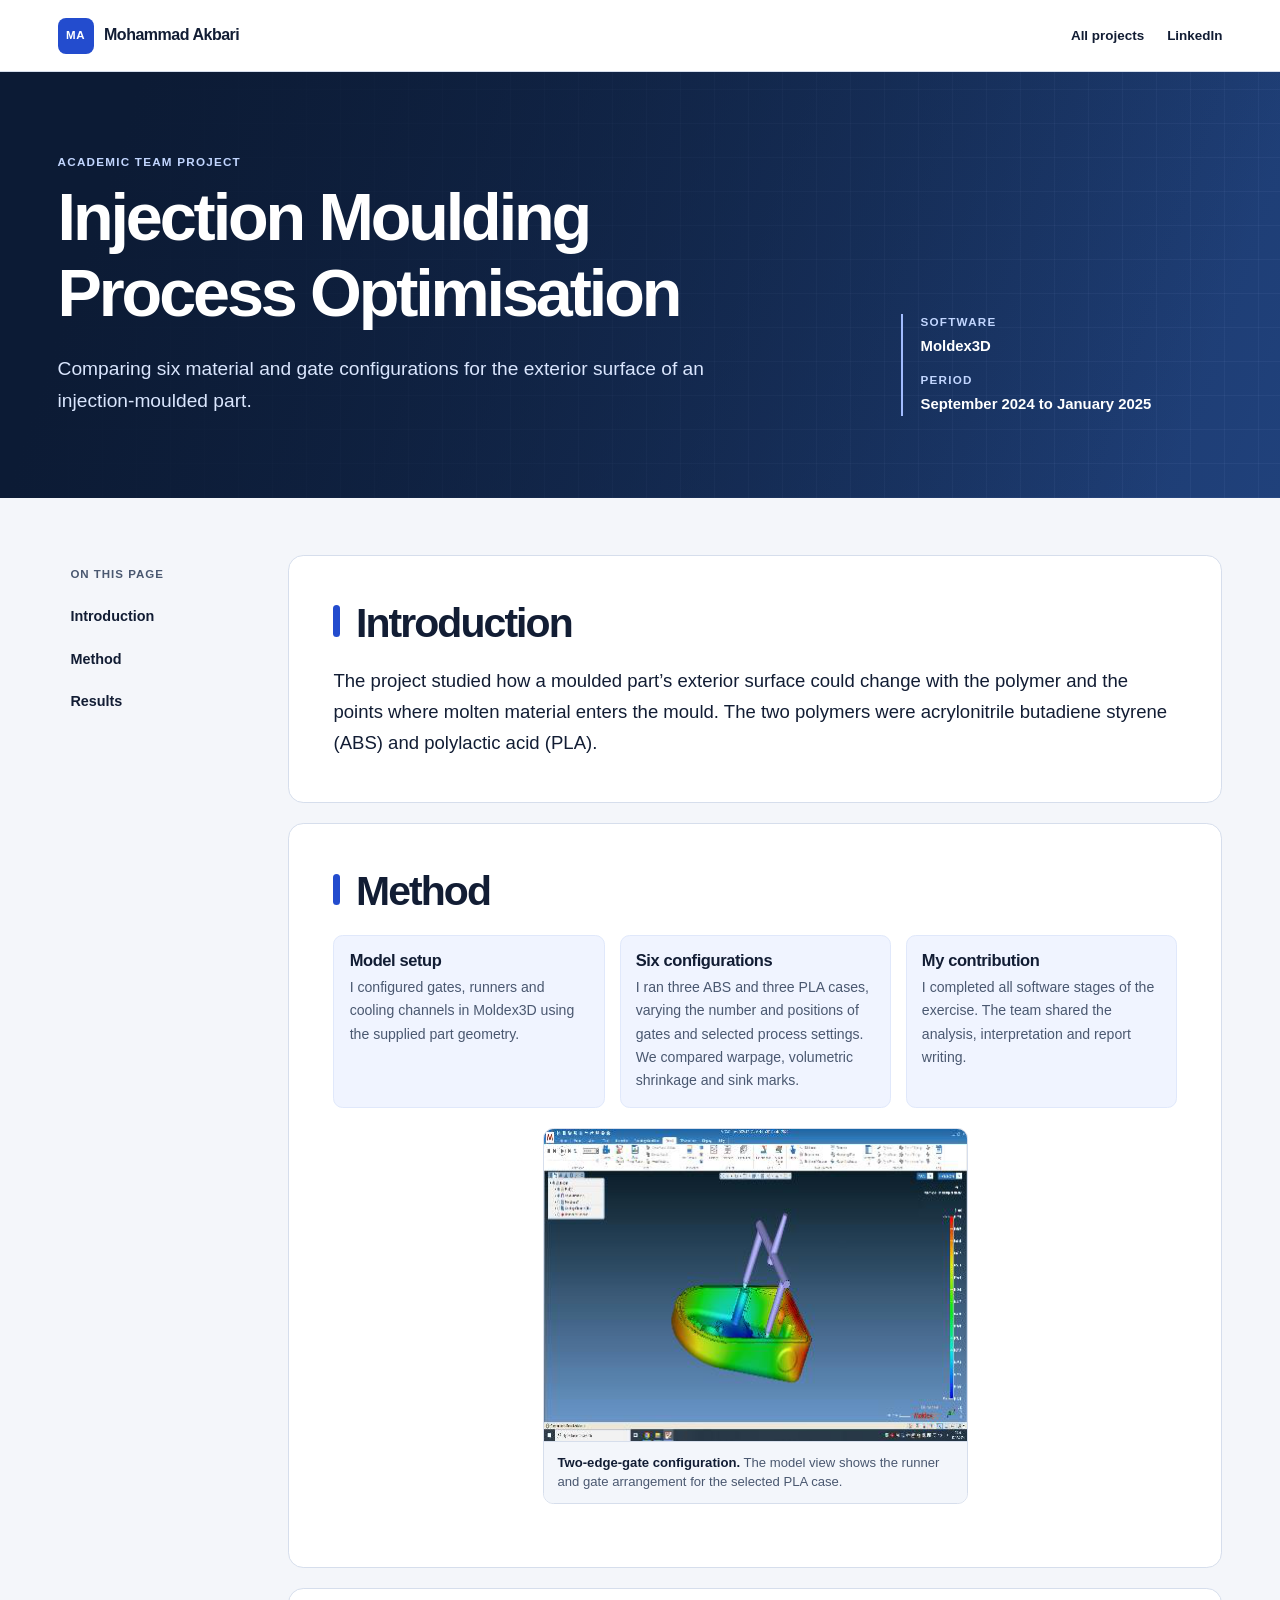
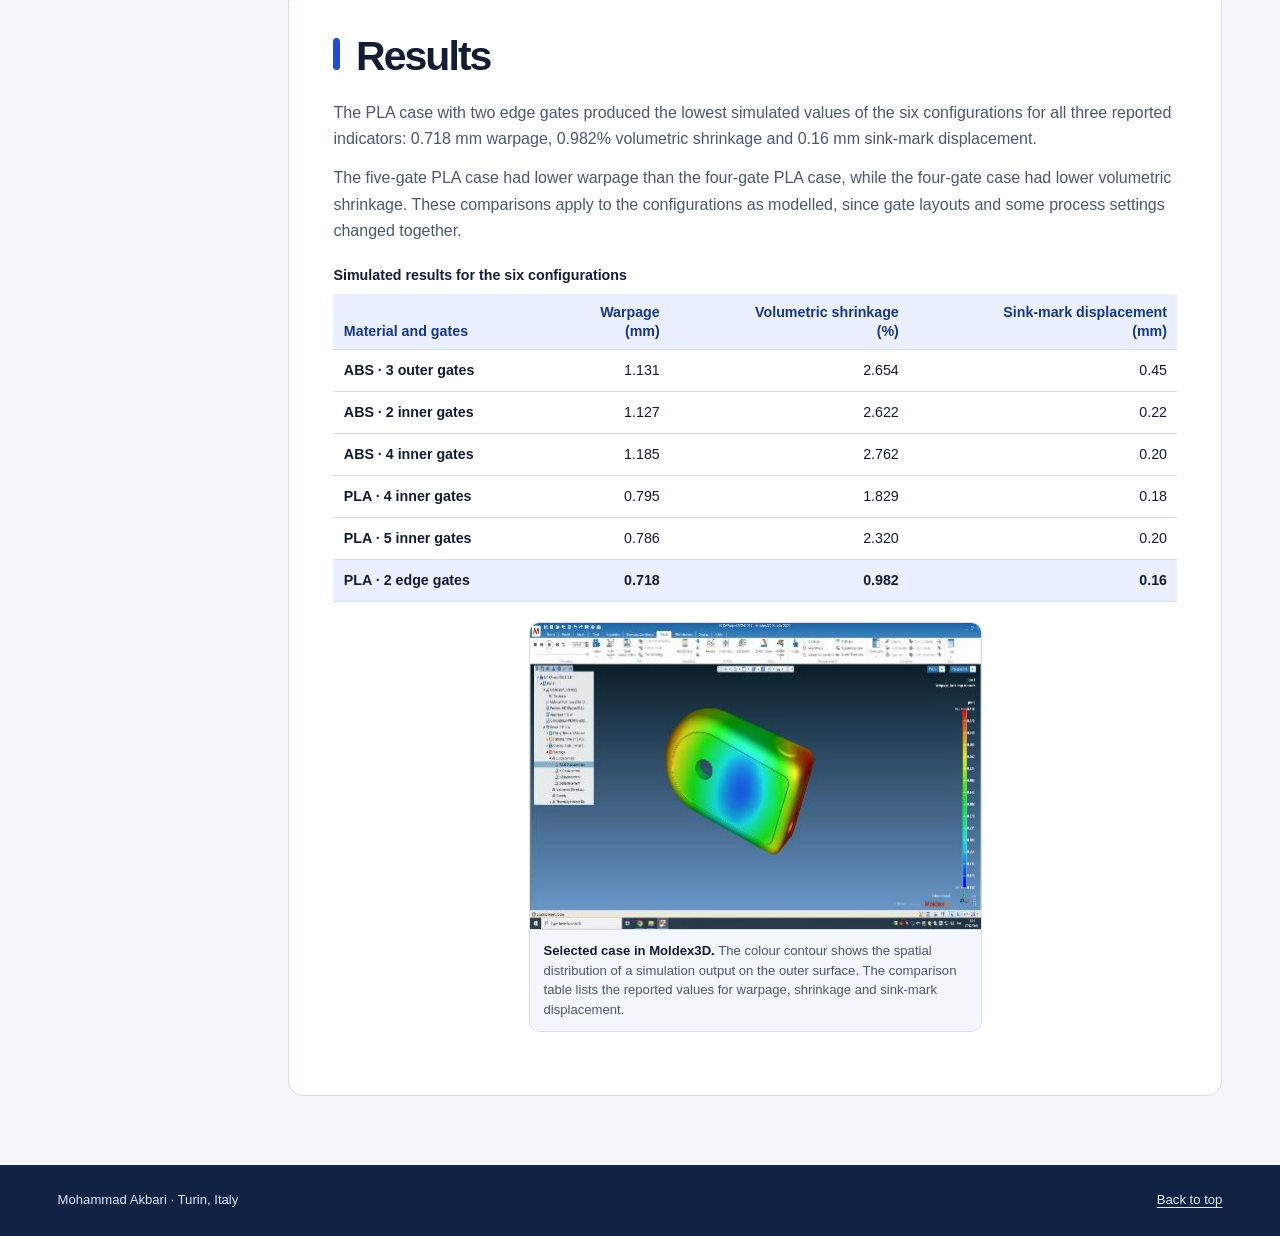
<file: projects/injection-moulding-optimisation.html>
<!doctype html>
<html lang="en-GB">
<head>
  <meta charset="utf-8">
  <meta name="viewport" content="width=device-width, initial-scale=1">
  <meta name="description" content="Comparing six material and gate configurations for the exterior surface of an injection-moulded part.">
  <title>Injection Moulding Process Optimisation · Mohammad Akbari</title>
  <link rel="stylesheet" href="../assets/site.css">
</head>
<body id="top">
  <a class="skip" href="#main">Skip to content</a>
  <header class="masthead">
    <div class="wrap">
      <a class="brand" href="../index.html"><span class="initials" aria-hidden="true">MA</span>Mohammad Akbari</a>
      <nav class="header-links" aria-label="Portfolio navigation">
        <a href="../index.html#projects">All projects</a><a href="https://www.linkedin.com/in/makbari4">LinkedIn</a>
      </nav>
    </div>
  </header>
  <main class="wrap coursework project-main" id="main">
    <div class="hero case-hero">
      <div class="hero-grid wrap">
        <div>
          <p class="kicker">Academic team project</p>
          <h1>Injection Moulding Process Optimisation</h1>
          <p class="summary">Comparing six material and gate configurations for the exterior surface of an injection-moulded part.</p>
          </div>
        <dl class="facts">
          <div><dt class="kicker">Software</dt><dd>Moldex3D</dd></div>
          <div><dt class="kicker">Period</dt><dd>September 2024 to January 2025</dd></div>
        </dl>
      </div>
    </div>
    <div class="wrap case-frame"><nav class="contents case-nav" aria-label="On this page">
            <span class="toc-label" aria-hidden="true">On this page</span><a href="#introduction">Introduction</a><a href="#method">Method</a><a href="#results">Results</a>
          </nav>
        <div class="case-content"><section class="chapter" id="introduction" aria-labelledby="intro-heading">
      <h2 id="intro-heading">Introduction</h2>
      <div class="chapter-body"><p class="lead">The project studied how a moulded part’s exterior surface could change with the polymer and the points where molten material enters the mould. The two polymers were acrylonitrile butadiene styrene (ABS) and polylactic acid (PLA).</p></div>
    </section>
    <section class="chapter" id="method" aria-labelledby="method-heading">
      <h2 id="method-heading">Method</h2>
      <div class="chapter-body">
        <div class="method-grid">
          <section><h3>Model setup</h3><p>I configured gates, runners and cooling channels in Moldex3D using the supplied part geometry.</p></section>
          <section><h3>Six configurations</h3><p>I ran three ABS and three PLA cases, varying the number and positions of gates and selected process settings. We compared warpage, volumetric shrinkage and sink marks.</p></section>
          <section><h3>My contribution</h3><p>I completed all software stages of the exercise. The team shared the analysis, interpretation and report writing.</p></section>
        </div>
        <div class="coursework-figures figure-grid single-figure">
          <figure class="figure native-figure" style="--native-width: 425px">
            <a href="../assets/figures/moulding-gates.webp" aria-label="View full-size image: Two-edge-gate configuration">
              <img src="../assets/figures/moulding-gates.webp" alt="Two-edge-gate configuration" width="425" height="314" loading="lazy">
            </a>
            <figcaption><span class="figure-label">Two-edge-gate configuration.</span> The model view shows the runner and gate arrangement for the selected PLA case.</figcaption>
          </figure>
        </div>
      </div>
    </section>
    <section class="chapter" id="results" aria-labelledby="results-heading">
      <h2 id="results-heading">Results</h2>
      <div class="chapter-body">
        <div class="text result-copy">
          <p>The PLA case with two edge gates produced the lowest simulated values of the six configurations for all three reported indicators: 0.718 mm warpage, 0.982% volumetric shrinkage and 0.16 mm sink-mark displacement.</p>
          <p>The five-gate PLA case had lower warpage than the four-gate PLA case, while the four-gate case had lower volumetric shrinkage. These comparisons apply to the configurations as modelled, since gate layouts and some process settings changed together.</p>
        </div>
        <table class="comparison moulding-comparison">
          <caption>Simulated results for the six configurations</caption>
          <thead>
            <tr><th scope="col">Material and gates</th><th scope="col">Warpage<br>(mm)</th><th scope="col">Volumetric shrinkage<br>(%)</th><th scope="col">Sink-mark displacement<br>(mm)</th></tr>
          </thead>
          <tbody>
              <tr><th scope="row">ABS · 3 outer gates</th><td>1.131</td><td>2.654</td><td>0.45</td></tr>
              <tr><th scope="row">ABS · 2 inner gates</th><td>1.127</td><td>2.622</td><td>0.22</td></tr>
              <tr><th scope="row">ABS · 4 inner gates</th><td>1.185</td><td>2.762</td><td>0.20</td></tr>
              <tr><th scope="row">PLA · 4 inner gates</th><td>0.795</td><td>1.829</td><td>0.18</td></tr>
              <tr><th scope="row">PLA · 5 inner gates</th><td>0.786</td><td>2.320</td><td>0.20</td></tr>
              <tr><th scope="row">PLA · 2 edge gates</th><td>0.718</td><td>0.982</td><td>0.16</td></tr>
          </tbody>
        </table>
        <div class="coursework-figures figure-grid single-figure">
          <figure class="figure native-figure" style="--native-width: 453px">
            <a href="../assets/figures/moulding-contour.webp" aria-label="View full-size image: Selected case in Moldex3D">
              <img src="../assets/figures/moulding-contour.webp" alt="Selected case in Moldex3D" width="453" height="308" loading="lazy">
            </a>
            <figcaption><span class="figure-label">Selected case in Moldex3D.</span> The colour contour shows the spatial distribution of a simulation output on the outer surface. The comparison table lists the reported values for warpage, shrinkage and sink-mark displacement.</figcaption>
          </figure>
        </div>
      </div>
    </section>
  </div></div></main>
  <footer class="page-footer"><div class="wrap"><p>Mohammad Akbari · Turin, Italy</p><a href="#top">Back to top</a></div></footer>
</body>
</html>
</file>
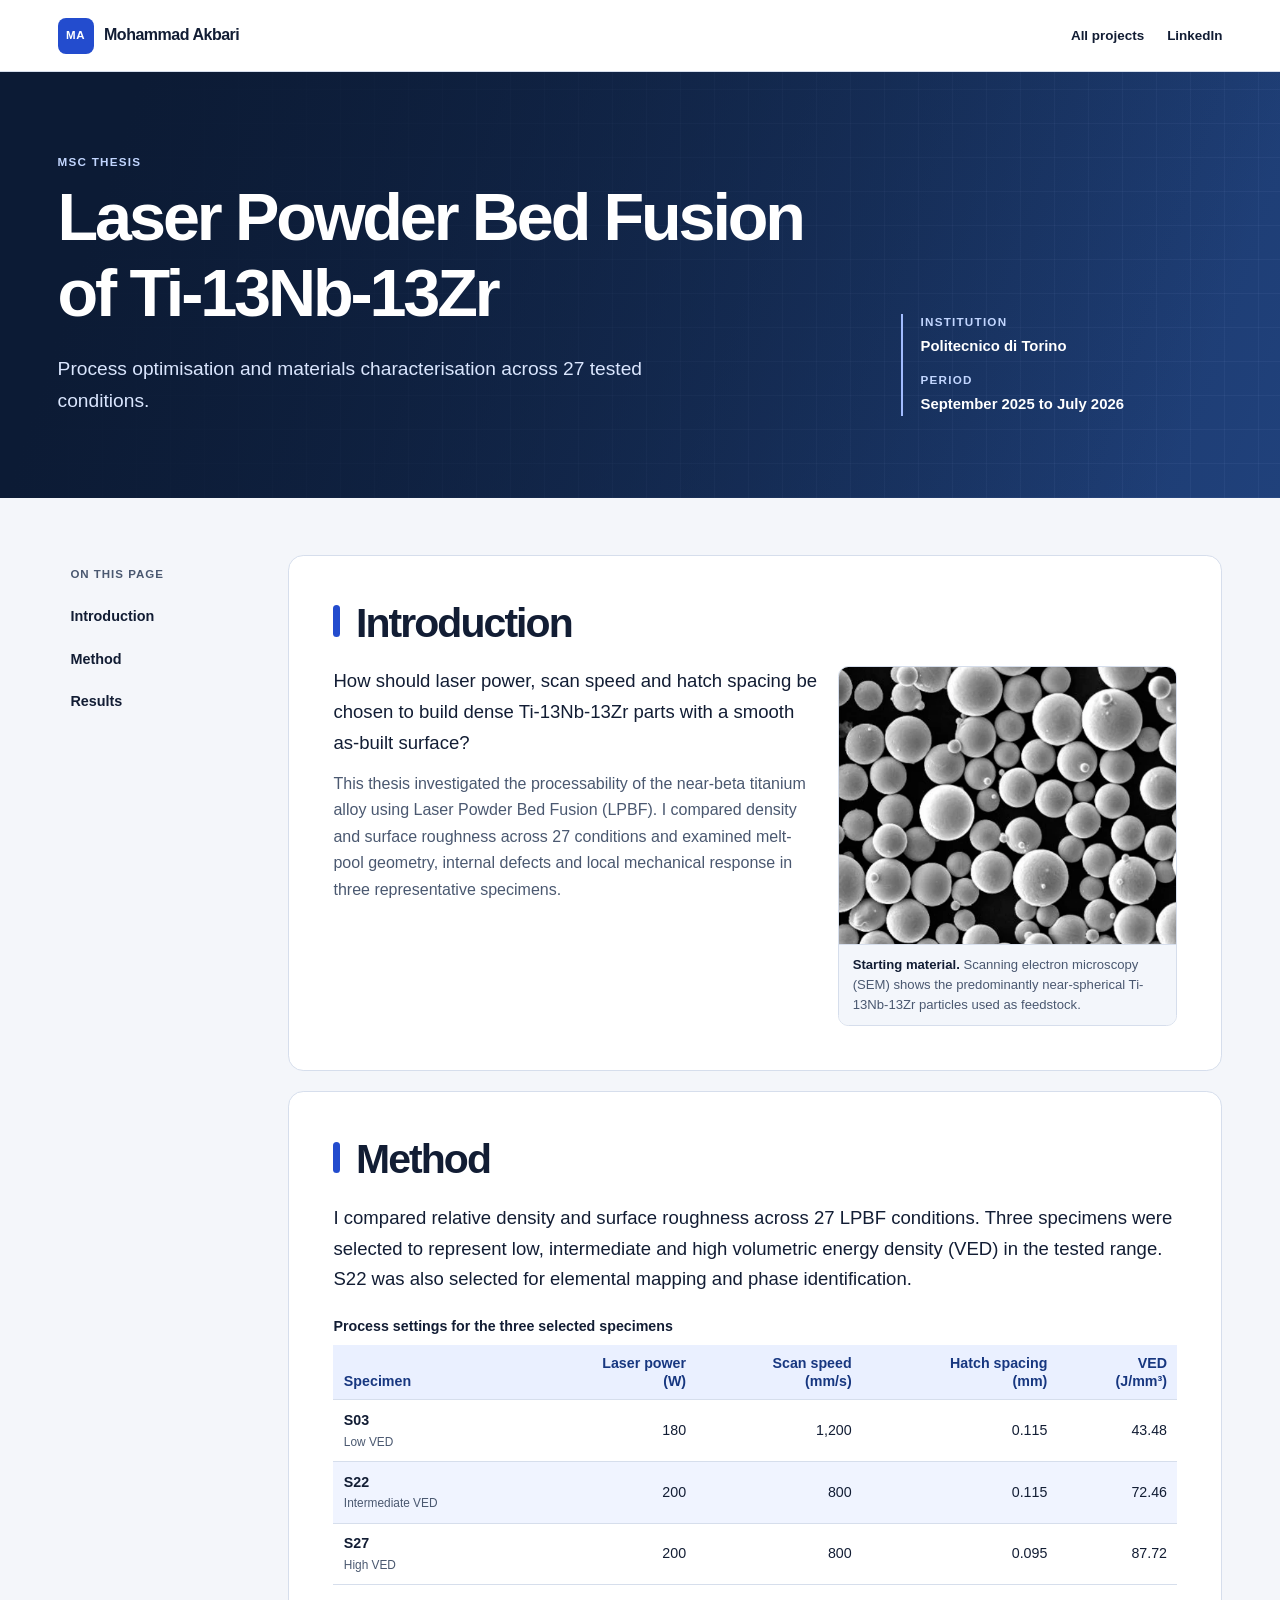
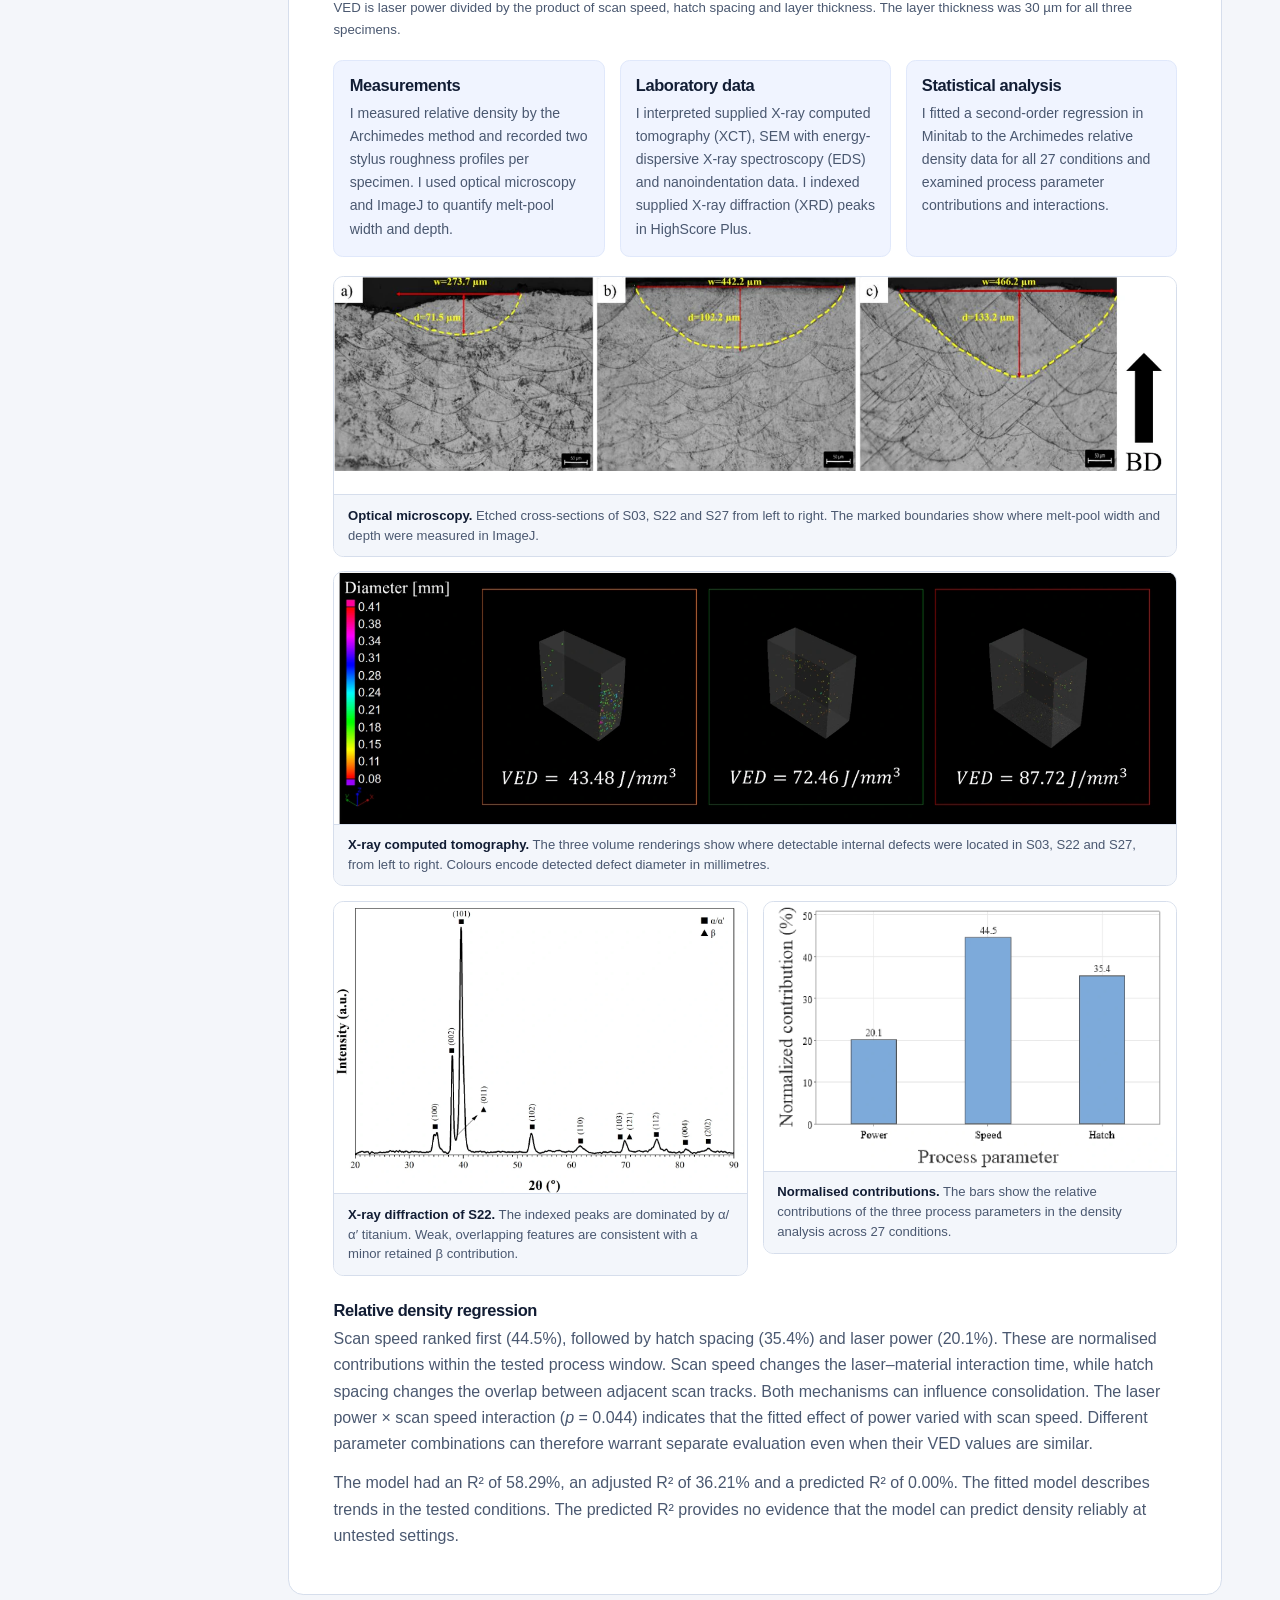
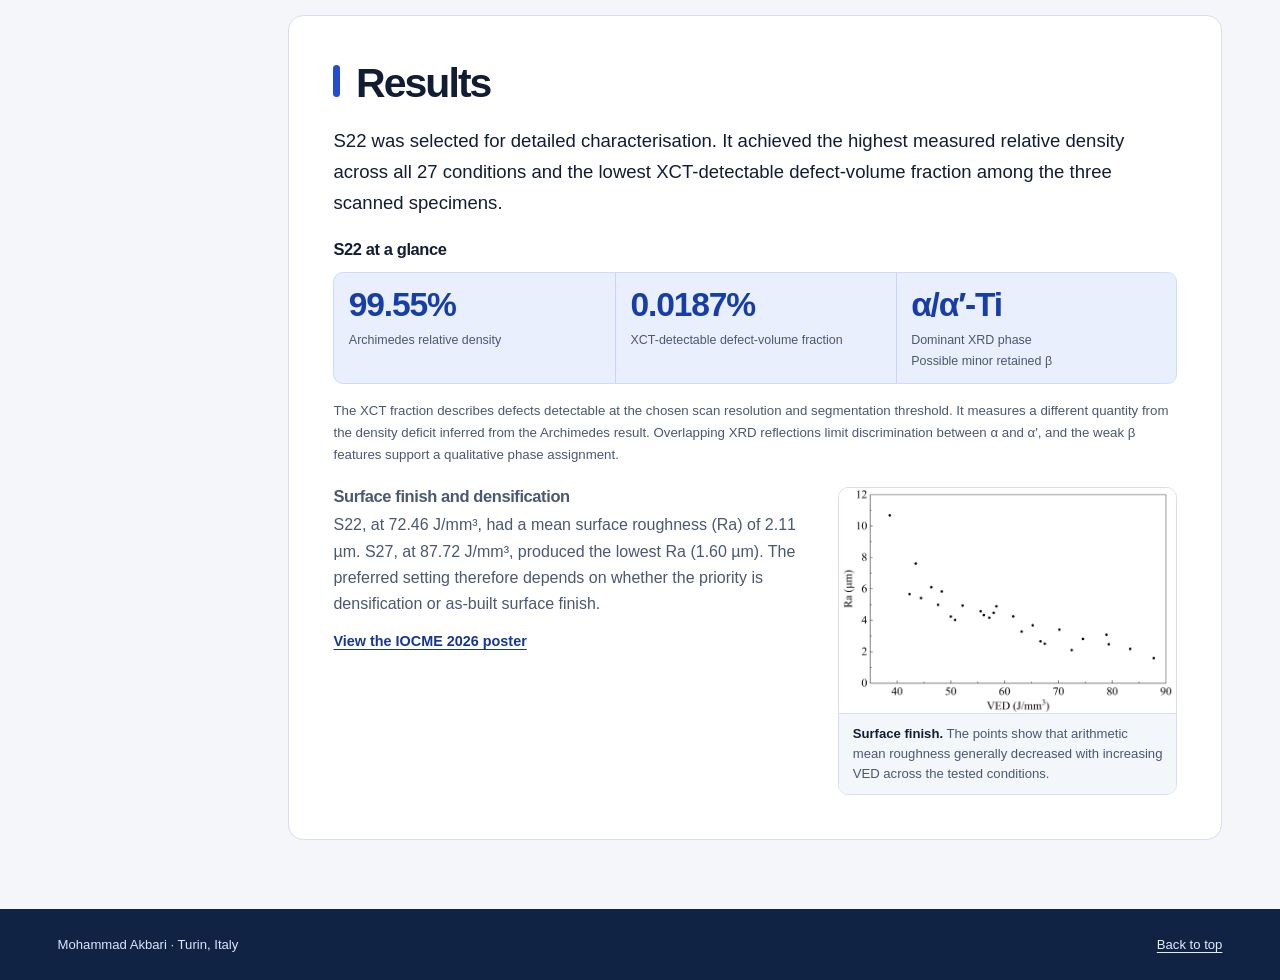
<file: projects/laser-powder-bed-fusion.html>
<!doctype html>
<html lang="en">
<head>
  <meta charset="utf-8">
  <meta name="viewport" content="width=device-width, initial-scale=1">
  <meta name="description" content="MSc thesis on Laser Powder Bed Fusion of Ti-13Nb-13Zr, covering 27 tested process conditions, materials characterisation and process trade-offs.">
  <title>Laser Powder Bed Fusion of Ti-13Nb-13Zr · Mohammad Akbari</title>
  <link rel="stylesheet" href="../assets/site.css">
</head>
<body id="top">
  <a class="skip" href="#main">Skip to content</a>
  <header class="masthead">
    <div class="wrap">
      <a class="brand" href="../index.html"><span class="initials" aria-hidden="true">MA</span>Mohammad Akbari</a>
      <nav class="header-links" aria-label="Portfolio navigation">
        <a href="../index.html#projects">All projects</a><a href="https://www.linkedin.com/in/makbari4">LinkedIn</a>
      </nav>
    </div>
  </header>
  <main class="wrap project-main" id="main">
    <div class="hero case-hero">
      <div class="hero-grid wrap">
        <div>
          <p class="kicker">MSc thesis</p>
          <h1>Laser Powder Bed Fusion of <span class="alloy">Ti-13Nb-13Zr</span></h1>
          <p class="summary">Process optimisation and materials characterisation across 27 tested conditions.</p>
          </div>
        <dl class="facts">
          <div><dt class="kicker">Institution</dt><dd>Politecnico di Torino</dd></div>
          <div><dt class="kicker">Period</dt><dd>September 2025 to July 2026</dd></div>
        </dl>
      </div>
    </div>

    <div class="wrap case-frame"><nav class="contents case-nav" aria-label="On this page">
            <span class="toc-label" aria-hidden="true">On this page</span><a href="#introduction">Introduction</a><a href="#method">Method</a><a href="#results">Results</a>
          </nav>
        <div class="case-content"><section class="chapter" id="introduction" aria-labelledby="intro-heading">
      <h2 id="intro-heading">Introduction</h2>
      <div class="chapter-body split">
        <div class="text">
          <p class="lead">How should laser power, scan speed and hatch spacing be chosen to build dense Ti-13Nb-13Zr parts with a smooth as-built surface?</p>
          <p>This thesis investigated the processability of the near-beta titanium alloy using Laser Powder Bed Fusion (LPBF). I compared density and surface roughness across 27 conditions and examined melt-pool geometry, internal defects and local mechanical response in three representative specimens.</p>
        </div>
        <figure class="figure powder">
          <img src="../assets/figures/powder.webp" alt="Scanning electron micrograph showing near-spherical Ti-13Nb-13Zr powder particles" width="544" height="620">
          <figcaption><span class="figure-label">Starting material.</span> Scanning electron microscopy (SEM) shows the predominantly near-spherical Ti-13Nb-13Zr particles used as feedstock.</figcaption>
        </figure>
      </div>
    </section>

    <section class="chapter" id="method" aria-labelledby="method-heading">
      <h2 id="method-heading">Method</h2>
      <div class="chapter-body">
        <p class="lead">I compared relative density and surface roughness across 27 LPBF conditions. Three specimens were selected to represent low, intermediate and high volumetric energy density (VED) in the tested range. S22 was also selected for elemental mapping and phase identification.</p>
        <table class="comparison">
          <caption>Process settings for the three selected specimens</caption>
          <thead>
            <tr><th scope="col">Specimen</th><th scope="col">Laser power<br>(W)</th><th scope="col">Scan speed<br>(mm/s)</th><th scope="col">Hatch spacing<br>(mm)</th><th scope="col">VED<br>(J/mm³)</th></tr>
          </thead>
          <tbody>
            <tr><th scope="row">S03 <small>Low VED</small></th><td>180</td><td>1,200</td><td>0.115</td><td>43.48</td></tr>
            <tr><th scope="row">S22 <small>Intermediate VED</small></th><td>200</td><td>800</td><td>0.115</td><td>72.46</td></tr>
            <tr><th scope="row">S27 <small>High VED</small></th><td>200</td><td>800</td><td>0.095</td><td>87.72</td></tr>
          </tbody>
        </table>
        <p class="note">VED is laser power divided by the product of scan speed, hatch spacing and layer thickness. The layer thickness was 30 µm for all three specimens.</p>
        <div class="method-grid">
          <section><h3>Measurements</h3><p>I measured relative density by the Archimedes method and recorded two stylus roughness profiles per specimen. I used optical microscopy and ImageJ to quantify melt-pool width and depth.</p></section>
          <section><h3>Laboratory data</h3><p>I interpreted supplied X-ray computed tomography (XCT), SEM with energy-dispersive X-ray spectroscopy (EDS) and nanoindentation data. I indexed supplied X-ray diffraction (XRD) peaks in HighScore Plus.</p></section>
          <section><h3>Statistical analysis</h3><p>I fitted a second-order regression in Minitab to the Archimedes relative density data for all 27 conditions and examined process parameter contributions and interactions.</p></section>
        </div>
        <div class="figure-grid" aria-label="Characterisation figures">
          <figure class="figure figure-wide">
            <img src="../assets/figures/cross-sections.webp" alt="Etched cross-sections of S03, S22 and S27 with melt-pool outlines, scale bars and a build-direction arrow" width="1440" height="371" loading="lazy">
            <figcaption><span class="figure-label">Optical microscopy.</span> Etched cross-sections of S03, S22 and S27 from left to right. The marked boundaries show where melt-pool width and depth were measured in ImageJ.</figcaption>
          </figure>
          <figure class="figure figure-wide">
            <img src="../assets/figures/xct.webp" alt="Three XCT volume renderings for S03, S22 and S27 with internal defects coloured by diameter" width="1480" height="442" loading="lazy">
            <figcaption><span class="figure-label">X-ray computed tomography.</span> The three volume renderings show where detectable internal defects were located in S03, S22 and S27, from left to right. Colours encode detected defect diameter in millimetres.</figcaption>
          </figure>
          <figure class="figure">
            <img src="../assets/figures/xrd.webp" alt="S22 X-ray diffraction pattern with indexed alpha or alpha-prime titanium peaks and weak features marked as beta" width="1266" height="894" loading="lazy">
            <figcaption><span class="figure-label">X-ray diffraction of S22.</span> The indexed peaks are dominated by α/α′ titanium. Weak, overlapping features are consistent with a minor retained β contribution.</figcaption>
          </figure>
          <figure class="figure">
            <img src="../assets/figures/regression.webp" alt="Normalised parameter contributions to the relative density analysis: laser power 20.1 percent, scan speed 44.5 percent and hatch spacing 35.4 percent" width="1165" height="760" loading="lazy">
            <figcaption><span class="figure-label">Normalised contributions.</span> The bars show the relative contributions of the three process parameters in the density analysis across 27 conditions.</figcaption>
          </figure>
        </div>
        <div class="regression" aria-labelledby="regression-heading">
          <h3 id="regression-heading">Relative density regression</h3>
          <div class="text regression-copy">
            <p>Scan speed ranked first (44.5%), followed by hatch spacing (35.4%) and laser power (20.1%). These are normalised contributions within the tested process window. Scan speed changes the laser–material interaction time, while hatch spacing changes the overlap between adjacent scan tracks. Both mechanisms can influence consolidation. The laser power × scan speed interaction (<i>p</i> = 0.044) indicates that the fitted effect of power varied with scan speed. Different parameter combinations can therefore warrant separate evaluation even when their VED values are similar.</p>
            <p>The model had an R² of 58.29%, an adjusted R² of 36.21% and a predicted R² of 0.00%. The fitted model describes trends in the tested conditions. The predicted R² provides no evidence that the model can predict density reliably at untested settings.</p>
          </div>
        </div>
      </div>
    </section>

    <section class="chapter" id="results" aria-labelledby="results-heading">
      <h2 id="results-heading">Results</h2>
      <div class="chapter-body">
        <p class="lead">S22 was selected for detailed characterisation. It achieved the highest measured relative density across all 27 conditions and the lowest XCT-detectable defect-volume fraction among the three scanned specimens.</p>
        <h3 class="results-label">S22 at a glance</h3>
        <dl class="results-band">
          <div><dt>Archimedes relative density</dt><dd>99.55%</dd></div>
          <div><dt>XCT-detectable defect-volume fraction</dt><dd>0.0187%</dd></div>
          <div><dt>Dominant XRD phase<br>Possible minor retained β</dt><dd>α/α′-Ti</dd></div>
        </dl>
        <p class="note">The XCT fraction describes defects detectable at the chosen scan resolution and segmentation threshold. It measures a different quantity from the density deficit inferred from the Archimedes result. Overlapping XRD reflections limit discrimination between α and α′, and the weak β features support a qualitative phase assignment.</p>
        <div class="split result-tail">
          <div class="result-copy">
            <h3>Surface finish and densification</h3>
            <p>S22, at 72.46 J/mm³, had a mean surface roughness (Ra) of 2.11 µm. S27, at 87.72 J/mm³, produced the lowest Ra (1.60 µm). The preferred setting therefore depends on whether the priority is densification or as-built surface finish.</p>
            <a class="external poster" href="https://sciforum.net/paper/34216">View the IOCME 2026 poster</a>
          </div>
          <figure class="figure">
            <img src="../assets/figures/roughness.webp" alt="Scatter plot of arithmetic mean surface roughness against volumetric energy density for the 27 tested conditions" width="1404" height="936" loading="lazy">
            <figcaption><span class="figure-label">Surface finish.</span> The points show that arithmetic mean roughness generally decreased with increasing VED across the tested conditions.</figcaption>
          </figure>
        </div>
      </div>
    </section>
  </div></div></main>
  <footer class="page-footer"><div class="wrap"><p>Mohammad Akbari · Turin, Italy</p><a href="#top">Back to top</a></div></footer>
</body>
</html>
</file>
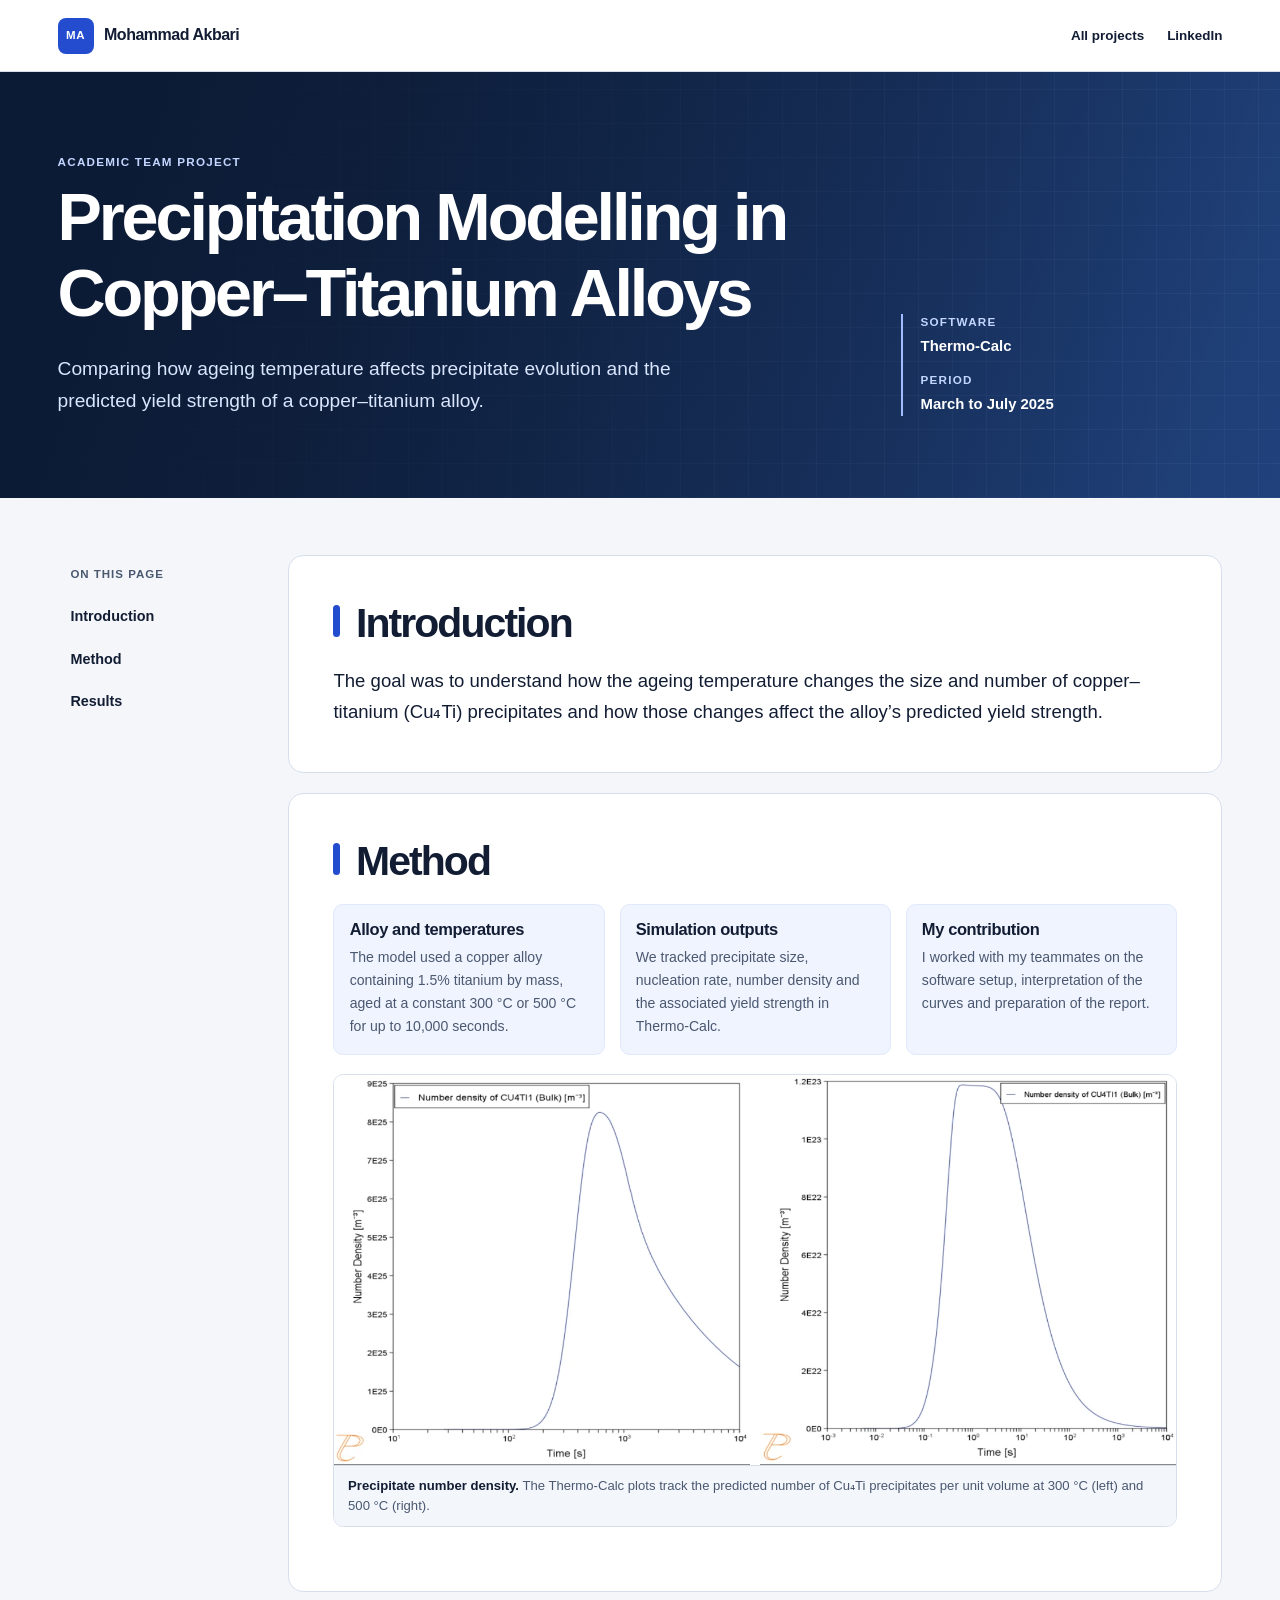
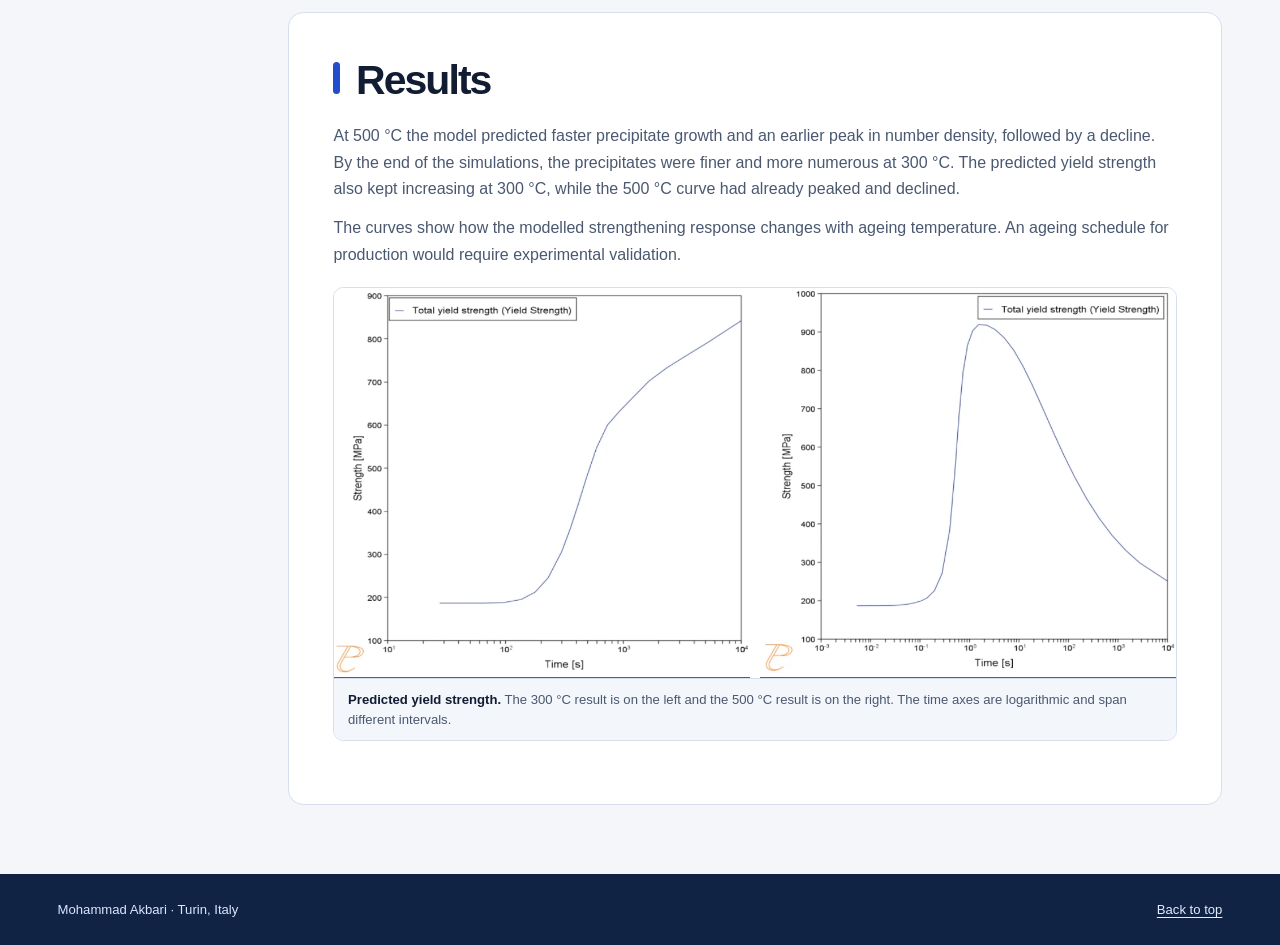
<file: projects/precipitation-in-copper-titanium.html>
<!doctype html>
<html lang="en-GB">
<head>
  <meta charset="utf-8">
  <meta name="viewport" content="width=device-width, initial-scale=1">
  <meta name="description" content="Comparing how ageing temperature affects precipitate evolution and the predicted yield strength of a copper–titanium alloy.">
  <title>Precipitation Modelling in Copper–Titanium Alloys · Mohammad Akbari</title>
  <link rel="stylesheet" href="../assets/site.css">
</head>
<body id="top">
  <a class="skip" href="#main">Skip to content</a>
  <header class="masthead">
    <div class="wrap">
      <a class="brand" href="../index.html"><span class="initials" aria-hidden="true">MA</span>Mohammad Akbari</a>
      <nav class="header-links" aria-label="Portfolio navigation">
        <a href="../index.html#projects">All projects</a><a href="https://www.linkedin.com/in/makbari4">LinkedIn</a>
      </nav>
    </div>
  </header>
  <main class="wrap coursework project-main" id="main">
    <div class="hero case-hero">
      <div class="hero-grid wrap">
        <div>
          <p class="kicker">Academic team project</p>
          <h1>Precipitation Modelling in Copper–Titanium Alloys</h1>
          <p class="summary">Comparing how ageing temperature affects precipitate evolution and the predicted yield strength of a copper–titanium alloy.</p>
          </div>
        <dl class="facts">
          <div><dt class="kicker">Software</dt><dd>Thermo-Calc</dd></div>
          <div><dt class="kicker">Period</dt><dd>March to July 2025</dd></div>
        </dl>
      </div>
    </div>
    <div class="wrap case-frame"><nav class="contents case-nav" aria-label="On this page">
            <span class="toc-label" aria-hidden="true">On this page</span><a href="#introduction">Introduction</a><a href="#method">Method</a><a href="#results">Results</a>
          </nav>
        <div class="case-content"><section class="chapter" id="introduction" aria-labelledby="intro-heading">
      <h2 id="intro-heading">Introduction</h2>
      <div class="chapter-body"><p class="lead">The goal was to understand how the ageing temperature changes the size and number of copper–titanium (Cu₄Ti) precipitates and how those changes affect the alloy’s predicted yield strength.</p></div>
    </section>
    <section class="chapter" id="method" aria-labelledby="method-heading">
      <h2 id="method-heading">Method</h2>
      <div class="chapter-body">
        <div class="method-grid">
          <section><h3>Alloy and temperatures</h3><p>The model used a copper alloy containing 1.5% titanium by mass, aged at a constant 300 °C or 500 °C for up to 10,000 seconds.</p></section>
          <section><h3>Simulation outputs</h3><p>We tracked precipitate size, nucleation rate, number density and the associated yield strength in Thermo-Calc.</p></section>
          <section><h3>My contribution</h3><p>I worked with my teammates on the software setup, interpretation of the curves and preparation of the report.</p></section>
        </div>
        <div class="coursework-figures figure-grid single-figure">
          <figure class="figure">
            <a href="../assets/figures/precipitation-density.webp" aria-label="View full-size image: Precipitate number density">
              <img src="../assets/figures/precipitation-density.webp" alt="Precipitate number density" width="1470" height="681" loading="lazy">
            </a>
            <figcaption><span class="figure-label">Precipitate number density.</span> The Thermo-Calc plots track the predicted number of Cu₄Ti precipitates per unit volume at 300 °C (left) and 500 °C (right).</figcaption>
          </figure>
        </div>
      </div>
    </section>
    <section class="chapter" id="results" aria-labelledby="results-heading">
      <h2 id="results-heading">Results</h2>
      <div class="chapter-body">
        <div class="text result-copy">
          <p>At 500 °C the model predicted faster precipitate growth and an earlier peak in number density, followed by a decline. By the end of the simulations, the precipitates were finer and more numerous at 300 °C. The predicted yield strength also kept increasing at 300 °C, while the 500 °C curve had already peaked and declined.</p>
          <p>The curves show how the modelled strengthening response changes with ageing temperature. An ageing schedule for production would require experimental validation.</p>
        </div>
        <div class="coursework-figures figure-grid single-figure">
          <figure class="figure">
            <a href="../assets/figures/precipitation-strength.webp" aria-label="View full-size image: Predicted yield strength">
              <img src="../assets/figures/precipitation-strength.webp" alt="Predicted yield strength" width="1470" height="681" loading="lazy">
            </a>
            <figcaption><span class="figure-label">Predicted yield strength.</span> The 300 °C result is on the left and the 500 °C result is on the right. The time axes are logarithmic and span different intervals.</figcaption>
          </figure>
        </div>
      </div>
    </section>
  </div></div></main>
  <footer class="page-footer"><div class="wrap"><p>Mohammad Akbari · Turin, Italy</p><a href="#top">Back to top</a></div></footer>
</body>
</html>
</file>
<file: assets/site.css>
:root {
  color-scheme: light;
  --ink: #121d34;
  --subtle: #4a5870;
  --blue: #234cce;
  --blue-dark: #163595;
  --navy: #102344;
  --panel: #eaf0fc;
  --paper: #f4f6fa;
  --white: #fff;
  --line: #d6deec;
  --wrap: 1240px;
  --gutter: clamp(1.15rem, 4.5vw, 4.5rem);
  --title-font: Inter, "Open Sans", Arial, sans-serif;
  --body-font: Inter, "Open Sans", Arial, sans-serif;
}

* { box-sizing: border-box; }
html { scroll-padding-top: 1.25rem; }
body {
  margin: 0;
  background: var(--paper);
  color: var(--ink);
  font-family: var(--body-font);
  font-size: 1rem;
  line-height: 1.65;
}
h1, h2, h3, p, figure, dl { margin: 0; }
h1, h2, h3 { font-family: var(--title-font); line-height: 1.14; }
h1, h2 { font-weight: 750; letter-spacing: -.047em; }
h3 { font-weight: 700; letter-spacing: -.024em; }
img { max-width: 100%; display: block; height: auto; }
a { color: var(--blue-dark); text-underline-offset: .2em; }
a:focus-visible { outline: 3px solid #ed962a; outline-offset: 4px; }
.wrap { width: min(var(--wrap), 100% - 2 * var(--gutter)); margin-inline: auto; }
.skip {
  position: absolute;
  top: .5rem;
  left: 1rem;
  background: var(--white);
  z-index: 3;
  padding: .45rem 1rem;
  transform: translateY(-180%);
}
.skip:focus { transform: none; }

.masthead { background: var(--white); border-bottom: 1px solid var(--line); }
.masthead > .wrap, .page-footer > .wrap {
  min-height: 4.45rem;
  display: flex;
  flex-wrap: wrap;
  align-items: center;
  justify-content: space-between;
  gap: .7rem 1.35rem;
  padding-block: .75rem;
}
.brand {
  display: inline-flex;
  align-items: center;
  gap: .65rem;
  color: var(--ink);
  text-decoration: none;
  font-weight: 750;
  letter-spacing: -.03em;
}
.initials {
  display: grid;
  place-items: center;
  width: 2.25rem;
  height: 2.25rem;
  color: white;
  background: var(--blue);
  border-radius: 8px;
  font-size: .72rem;
  letter-spacing: .05em;
}
.header-links, .footer-contact {
  display: flex;
  flex-wrap: wrap;
  align-items: center;
  gap: .3rem clamp(.8rem, 1.8vw, 1.65rem);
  font-size: .84rem;
}
.header-links span { color: var(--subtle); }
.header-links a, .footer-contact a { color: inherit; text-decoration: none; font-weight: 600; }
.header-links a:hover, .footer-contact a:hover { text-decoration: underline; }

.portfolio.wrap, .project-main.wrap { width: 100%; }
.hero {
  color: var(--white);
  background-color: var(--navy);
  background-image:
    linear-gradient(108deg, #0c1b35 10%, transparent 92%),
    repeating-linear-gradient(0deg, #abc3ff0e 0 1px, transparent 1px 34px),
    repeating-linear-gradient(90deg, #abc3ff0e 0 1px, transparent 1px 34px),
    linear-gradient(108deg, #102344, #20417b);
}
.hero-inner, .hero-grid {
  display: grid;
  grid-template-columns: minmax(0, 1fr) minmax(0, .42fr);
  align-items: center;
  gap: clamp(1.65rem, 6.1vw, 6.5rem);
  padding-block: clamp(3.1rem, 7.3vw, 6.4rem);
}
.hero-speciality, .kicker {
  color: var(--blue-dark);
  font: 750 .73rem/1.45 var(--title-font);
  text-transform: uppercase;
  letter-spacing: .105em;
}
.hero-speciality {
  color: #c2d6ff;
  font-size: clamp(.72rem, 1.25vw, .9rem);
  margin-block-end: 1rem;
}
.portfolio-hero h1 { font-size: clamp(3.1rem, 8vw, 7rem); line-height: .98; }
.summary { color: #dae6fe; font-size: clamp(1rem, 1.75vw, 1.2rem); margin-top: 1.3rem; }
.portfolio-hero .summary { max-width: 49ch; }
.portrait {
  justify-self: end;
  width: min(100%, 19rem);
  aspect-ratio: 1 / 1;
  object-fit: cover;
  border: 1px solid #a1bbed;
  padding: .48rem;
  background: #c8dcff29;
  border-radius: 1.05rem;
  box-shadow: 0 16px 44px #06142770;
}
.portfolio-hero .contents { margin-top: 1.6rem; }
.portfolio-hero .contents a {
  display: inline-flex;
  align-items: center;
  gap: .7rem;
  border-radius: .45rem;
  padding: .62rem .94rem;
  background: #dbe7ff;
  color: #122957;
  font-size: .89rem;
  font-weight: 750;
  text-decoration: none;
}
.portfolio-hero .contents a::after { content: "↓"; }
.portfolio-hero .contents a:hover { background: var(--white); }

.project-list {
  width: min(var(--wrap), 100% - 2 * var(--gutter));
  margin-inline: auto;
  padding-block: clamp(2.2rem, 6vw, 4rem);
}
.project-list h2 { font-size: clamp(2rem, 4vw, 3rem); margin-bottom: 1.3rem; }
.project-list .coursework-heading { margin-top: clamp(2.5rem, 5.6vw, 4.3rem); }
.projects-grid {
  display: grid;
  grid-template-columns: repeat(3, minmax(0, 1fr));
  gap: clamp(1rem, 2.3vw, 1.75rem);
}
.project-card {
  display: grid;
  grid-template-rows: auto 1fr;
  min-width: 0;
  color: var(--ink);
  text-decoration: none;
  background: var(--white);
  border: 1px solid var(--line);
  border-radius: .9rem;
  overflow: hidden;
  box-shadow: 0 5px 16px #172b5510;
}
.project-card:hover { border-color: #6687e1; box-shadow: 0 10px 27px #17346920; }
.project-card img {
  width: 100%;
  aspect-ratio: 1.98 / 1;
  background: #eef2fb;
  object-fit: contain;
  border-bottom: 1px solid var(--line);
  padding: .55rem;
}
.card-copy { display: flex; flex-direction: column; align-items: flex-start; padding: 1.25rem 1.3rem 1.1rem; }
.card-copy h3 { font-size: clamp(1.02rem, 1.6vw, 1.28rem); margin-block: .55rem; }
.card-copy > p:not(.kicker) { color: var(--subtle); font-size: .9rem; }
.card-action {
  display: inline-flex;
  gap: .6rem;
  margin-top: auto;
  padding-top: .95rem;
  align-items: center;
  color: var(--blue-dark);
  font-size: .83rem;
  font-weight: 750;
}
.card-arrow { font-size: 1.12rem; line-height: 1; }
.project-card:hover .card-arrow { transform: translateX(3px); }
.featured {
  grid-template-columns: minmax(0, 1fr) minmax(0, 1.18fr);
  grid-template-rows: auto;
  background: #e8efff;
}
.featured img {
  aspect-ratio: 2.07 / 1;
  height: 100%;
  max-height: 19rem;
  object-fit: cover;
  object-position: center 48%;
  border: 0;
  padding: 0;
}
.featured .card-copy { justify-content: center; padding: clamp(1.5rem, 4vw, 3rem); }
.featured h3 { font-size: clamp(1.4rem, 3.1vw, 2.6rem); }
.featured .card-action { margin-top: 0; }

.case-hero .hero-grid { align-items: end; padding-block: clamp(2.9rem, 6.5vw, 5.1rem); }
.case-hero h1 { font-size: clamp(2.35rem, 5.2vw, 4.5rem); overflow-wrap: anywhere; margin-top: .6rem; }
.case-hero .kicker { color: #c2d6ff; }
.case-hero .summary { max-width: 62ch; }
.facts {
  display: grid;
  gap: .8rem;
  border-left: 2px solid #a2bcff;
  padding-left: 1.1rem;
}
.facts dd { margin: .2rem 0 0; color: var(--white); font-weight: 650; font-size: .93rem; }

.case-frame {
  display: grid;
  align-items: start;
  grid-template-columns: minmax(8.25rem, 10.75rem) minmax(0, 1fr);
  gap: clamp(1.35rem, 4.6vw, 4rem);
  padding-block: clamp(1.65rem, 5vw, 3.55rem) 4.3rem;
}
.case-nav {
  display: flex;
  flex-direction: column;
  gap: .2rem;
  position: sticky;
  top: 1.4rem;
}
.toc-label { color: var(--subtle); font-size: .72rem; font-weight: 750; text-transform: uppercase; letter-spacing: .085em; padding: .65rem .8rem; }
.case-nav a {
  padding: .48rem .8rem;
  text-decoration: none;
  border-radius: .35rem;
  color: var(--ink);
  font-weight: 650;
  font-size: .9rem;
}
.case-nav a:hover { background: #dde8ff; color: var(--blue-dark); }
.case-content { display: grid; min-width: 0; gap: 1.25rem; }
.chapter {
  padding: clamp(1.1rem, 4vw, 2.75rem);
  border: 1px solid var(--line);
  border-radius: .95rem;
  background: var(--white);
  min-width: 0;
}
.chapter h2 { font-size: clamp(1.65rem, 3.2vw, 2.75rem); margin-bottom: 1.25rem; }
.chapter h2::before {
  content: "";
  display: inline-block;
  width: .15em;
  height: .77em;
  margin-right: .4em;
  border-radius: .12em;
  background: var(--blue);
}
.chapter-body { min-width: 0; }
.chapter-body .lead { color: var(--ink); font-size: clamp(1rem, 1.75vw, 1.16rem); }
.split { display: grid; grid-template-columns: minmax(0, 1fr) minmax(0, .7fr); gap: 1.25rem; align-items: start; }
.text p + p, .result-copy p + p { margin-top: .8rem; }
.text p:not(.lead), .method-grid p, .note, .result-copy { color: var(--subtle); }
.method-grid, .figure-grid {
  display: grid;
  grid-template-columns: repeat(3, minmax(0,1fr));
  gap: .9rem;
  margin-block: 1.2rem;
}
.method-grid section {
  padding: .95rem;
  border-radius: .6rem;
  background: #f0f4ff;
  border: 1px solid #e0e8fb;
}
.method-grid h3, .result-copy h3, .regression h3, .results-label { font-size: 1.03rem; margin-bottom: .4rem; }
.method-grid p { font-size: .88rem; }
.figure-grid { grid-template-columns: repeat(2, minmax(0,1fr)); align-items: start; }
.figure-wide { grid-column: 1 / -1; }
.figure {
  background: var(--white);
  border: 1px solid var(--line);
  border-radius: .65rem;
  overflow: hidden;
}
.figure img { display: block; width: 100%; }
.figure a { display: block; }
.figure a:focus-visible { outline-offset: -4px; }
.figure figcaption {
  border-top: 1px solid var(--line);
  padding: .65rem .85rem;
  background: #f3f6fb;
  color: var(--subtle);
  font-size: .82rem;
  line-height: 1.52;
}
.figure-label { color: var(--ink); font-weight: 700; }
.powder img { aspect-ratio: 1.22 / 1; object-fit: cover; }
.coursework-figures.single-figure { grid-template-columns: minmax(0,1fr); }
.coursework-figures.single-figure img { max-height: 33rem; object-fit: contain; }
.coursework-figures .native-figure { width: min(100%, var(--native-width)); justify-self: center; }
.regression { margin-top: 1.55rem; }
.results-label { margin-top: 1.35rem; }
.results-band {
  display: grid;
  grid-template-columns: repeat(3, minmax(0, 1fr));
  margin-block: .85rem 1rem;
  background: #e9effd;
  border: 1px solid #cedcfb;
  border-radius: .6rem;
}
.results-band > div { padding: .75rem .9rem; display: flex; flex-direction: column-reverse; justify-content: start; }
.results-band > div + div { border-left: 1px solid #cad7f4; }
.results-band dd { margin: 0; color: #173da8; font-weight: 750; line-height: 1.2; font-size: clamp(1.35rem, 3.2vw, 2.1rem); letter-spacing: -.035em; }
.results-band dt { color: var(--subtle); font-size: .78rem; margin-top: .3rem; }
.result-tail { margin-top: 1.3rem; }
.poster { display: inline-block; font-size: .9rem; font-weight: 700; margin-top: .75rem; }
.comparison {
  width: 100%;
  border-collapse: collapse;
  margin-block: 1.25rem .75rem;
  font-variant-numeric: tabular-nums;
  font-size: .89rem;
}
.comparison caption { text-align: left; font-weight: 700; margin-bottom: .4rem; }
.comparison th, .comparison td { padding: .55rem .65rem; border-bottom: 1px solid var(--line); text-align: right; }
.comparison th:first-child { text-align: left; }
.comparison thead { background: #eaf0ff; color: #173780; }
.comparison thead th { line-height: 1.3; vertical-align: bottom; }
.comparison th small { display: block; color: var(--subtle); font-weight: 400; }
.comparison tbody tr:nth-child(2) { background: #f0f4ff; }
.moulding-comparison tbody tr:nth-child(2) { background: none; }
.moulding-comparison tbody tr:last-child { background: #eaf0ff; font-weight: 700; }
.note { font-size: .83rem; }
.page-footer { color: #dbe6ff; background: var(--navy); font-size: .82rem; }
.page-footer a { color: #e3ecff; }

@media (max-width: 900px) {
  .projects-grid { grid-template-columns: repeat(2,minmax(0,1fr)); }
  .case-frame { grid-template-columns: minmax(0,1fr); gap: 1.1rem; }
  .case-nav { position: static; flex-direction: row; flex-wrap: wrap; }
  .case-nav a { background: #e8eeff; }
  .toc-label { padding-inline: .15rem .6rem; }
}
@media (max-width: 620px) {
  .hero-inner, .hero-grid, .featured, .projects-grid, .method-grid, .figure-grid, .split {
    grid-template-columns: minmax(0,1fr);
  }
  .portfolio-hero h1 { font-size: clamp(2.8rem, 10.6vw, 4.2rem); }
  .hero-inner { padding-block: 2.4rem; }
  .portrait { width: min(62vw, 14rem); justify-self: start; }
  .featured img { height: auto; }
  .featured .card-copy { padding: 1.3rem; }
  .facts { display: flex; flex-wrap: wrap; gap: .7rem 1.3rem; }
  .toc-label { flex-basis: 100%; padding: 0 0 .15rem; }
  .case-nav a { font-size: .83rem; }
  .chapter { padding: .9rem; }
  .comparison { font-size: clamp(.66rem, 2.6vw, .82rem); }
  .comparison th, .comparison td { padding: .38rem .22rem; overflow-wrap: anywhere; }
  .results-band > div { padding: .48rem .34rem; }
  .results-band dd { font-size: clamp(.98rem, 4.3vw, 1.35rem); }
  .results-band dt { font-size: .64rem; }
  .header-links, .footer-contact { font-size: .79rem; }
}
</file>
